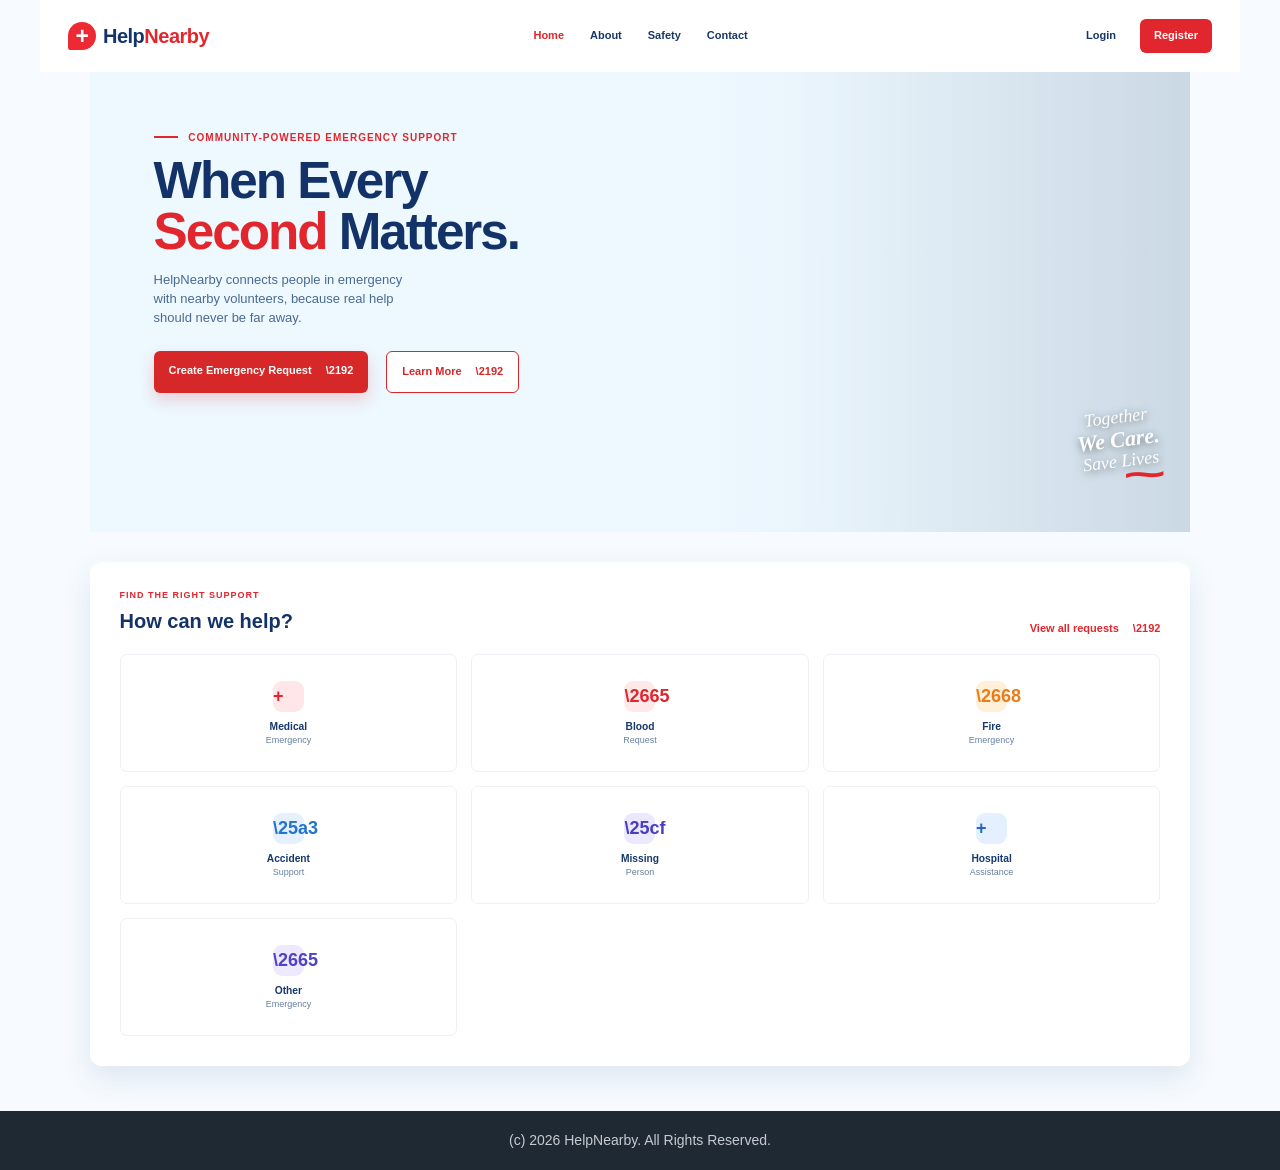
<file: frontent/index.html>
<!DOCTYPE html>
<html lang="en">
<head>
    <meta charset="UTF-8">
    <meta name="viewport" content="width=device-width, initial-scale=1.0">
    <title>HelpNearby - Home</title>
    <link rel="stylesheet" href="index.css">
    <script src="index.js"></script>
</head>

<body class="home-page">

    <header class="header home-header">
        <a class="logo" href="index.html" aria-label="HelpNearby home">
            <span class="logo-mark">+</span>
            <span>Help<span>Nearby</span></span>
        </a>

        <nav class="navbar" aria-label="Main navigation">
            <a class="active" href="index.html">Home</a>
            <a href="about.html">About</a>
            <a href="find-help.html">Safety</a>
            <a href="contact.html">Contact</a>
        </nav>

        <div class="header-buttons">
            <a href="login.html">Login</a>
            <a href="register.html">Register</a>
        </div>
    </header>

    <main>
        <section class="home-hero">
            <div class="hero-copy">
                <p class="eyebrow"><span></span> Community-powered emergency support</p>
                <h1>When Every<br><strong>Second</strong> Matters.</h1>
                <p class="hero-description">
                    HelpNearby connects people in emergency<br class="desktop-break">
                    with nearby volunteers, because real help<br class="desktop-break">
                    should never be far away.
                </p>
                <div class="hero-buttons">
                    <a class="primary-action" href="create-emergency.html">Create Emergency Request <span class="arrow-icon" aria-hidden="true"></span></a>
                    <a class="text-action" href="find-help.html">Learn More <span class="arrow-icon" aria-hidden="true"></span></a>
                </div>
            </div>

            <div class="hero-visual" aria-label="People helping each other">
                <div class="hero-visual-copy">Together<br><strong>We Care.</strong><br>Save Lives</div>
                <span class="pulse-line">~</span>
            </div>
        </section>

        <section class="emergency-panel" aria-labelledby="emergency-title">
            <div class="panel-heading">
                <div>
                    <p class="eyebrow">Find the right support</p>
                    <h2 id="emergency-title">How can we help?</h2>
                </div>
                <a href="find-help.html" class="view-all">View all requests <span class="arrow-icon" aria-hidden="true"></span></a>
            </div>

            <div class="emergency-grid">
                <a class="emergency-card medical" href="create-emergency.html"><span class="emergency-card-icon medical-icon"></span><strong>Medical</strong><small>Emergency</small></a>
                <a class="emergency-card blood" href="create-emergency.html"><span class="emergency-card-icon blood-icon"></span><strong>Blood</strong><small>Request</small></a>
                <a class="emergency-card fire" href="create-emergency.html"><span class="emergency-card-icon fire-icon"></span><strong>Fire</strong><small>Emergency</small></a>
                <a class="emergency-card accident" href="create-emergency.html"><span class="emergency-card-icon accident-icon"></span><strong>Accident</strong><small>Support</small></a>
                <a class="emergency-card missing" href="find-help.html"><span class="emergency-card-icon missing-icon"></span><strong>Missing</strong><small>Person</small></a>
                <a class="emergency-card hospital" href="find-help.html"><span class="emergency-card-icon hospital-icon"></span><strong>Hospital</strong><small>Assistance</small></a>
                <a class="emergency-card other" href="create-emergency.html"><span class="emergency-card-icon other-icon"></span><strong>Other</strong><small>Emergency</small></a>
            </div>
        </section>
    </main>

    <footer class="footer home-footer">
        <p>(c) 2026 HelpNearby. All Rights Reserved.</p>
    </footer>

</body>
</html>
</file>
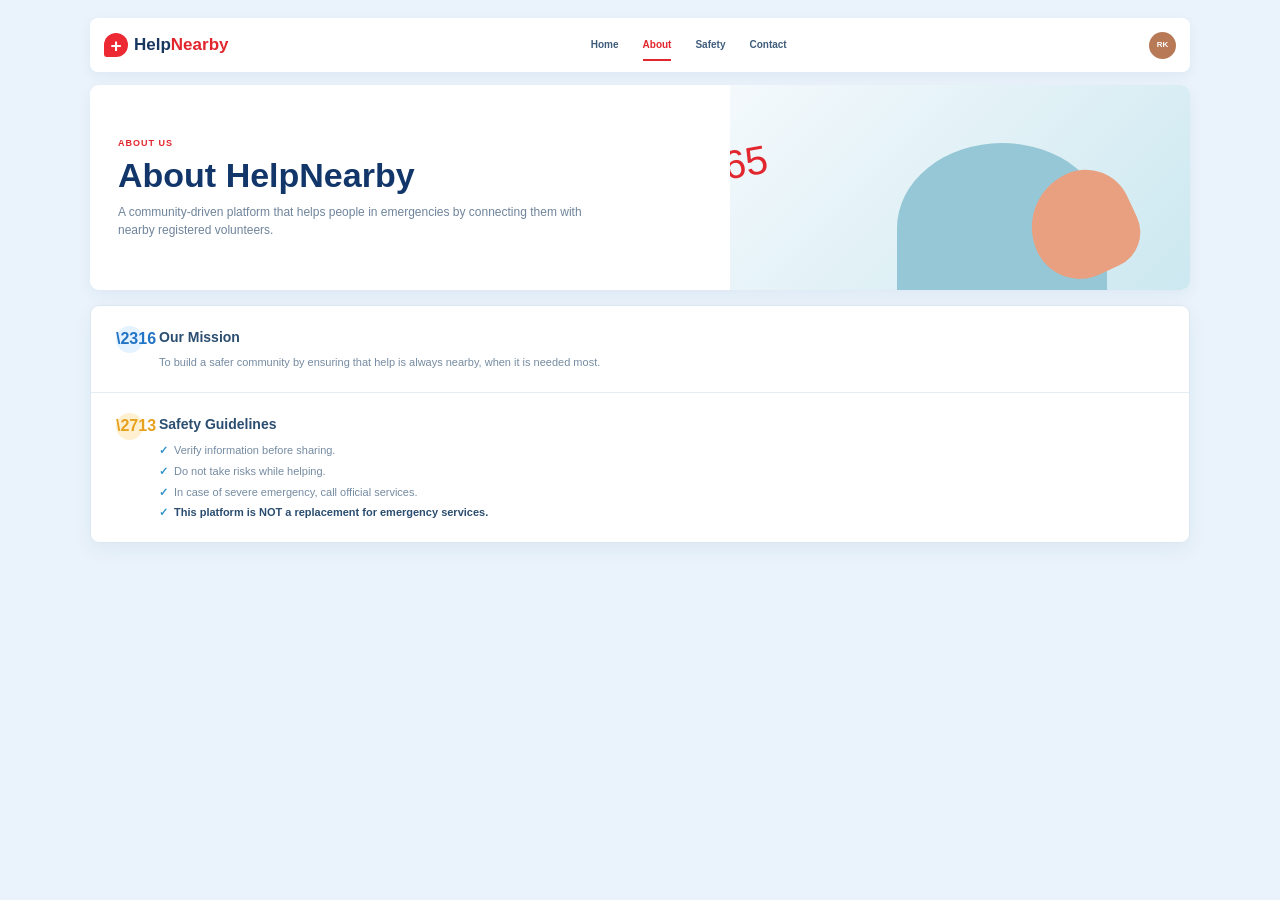
<file: frontent/about.html>
<!DOCTYPE html>
<html lang="en">
<head>
    <meta charset="UTF-8">
    <meta name="viewport" content="width=device-width, initial-scale=1.0">
    <title>About HelpNearby - Safety</title>
    <link rel="stylesheet" href="index.css">
</head>

<body class="safety-page">
    <main class="safety-shell">
        <header class="safety-header">
            <a class="safety-brand" href="index.html">
                <span class="safety-brand-mark">+</span>
                <span>Help<span>Nearby</span></span>
            </a>
            <nav class="safety-nav" aria-label="Main navigation">
                <a href="index.html">Home</a>
                <a class="active" href="about.html">About</a>
                <a href="find-help.html">Safety</a>
                <a href="contact.html">Contact</a>
            </nav>
            <a class="safety-user" href="login.html" aria-label="Open account">RK</a>
        </header>

        <section class="safety-hero">
            <div class="safety-hero-copy">
                <p class="safety-eyebrow">About us</p>
                <h1>About HelpNearby</h1>
                <p>A community-driven platform that helps people in emergencies by connecting them with nearby registered volunteers.</p>
            </div>
            <div class="safety-hero-art" aria-label="Volunteer helping a person with a heart symbol">
                <div class="hero-art-person"></div>
                <div class="hero-art-hand"></div>
                <div class="hero-art-heart"></div>
            </div>
        </section>

        <section class="safety-panels">
            <article class="safety-panel mission-panel">
                <span class="safety-panel-icon mission-icon"></span>
                <div>
                    <h2>Our Mission</h2>
                    <p>To build a safer community by ensuring that help is always nearby, when it is needed most.</p>
                </div>
            </article>

            <article class="safety-panel guidelines-panel">
                <span class="safety-panel-icon guidelines-icon"></span>
                <div>
                    <h2>Safety Guidelines</h2>
                    <ul>
                        <li>Verify information before sharing.</li>
                        <li>Do not take risks while helping.</li>
                        <li>In case of severe emergency, call official services.</li>
                        <li>This platform is NOT a replacement for emergency services.</li>
                    </ul>
                </div>
            </article>
        </section>
    </main>
</body>
</html>
</file>
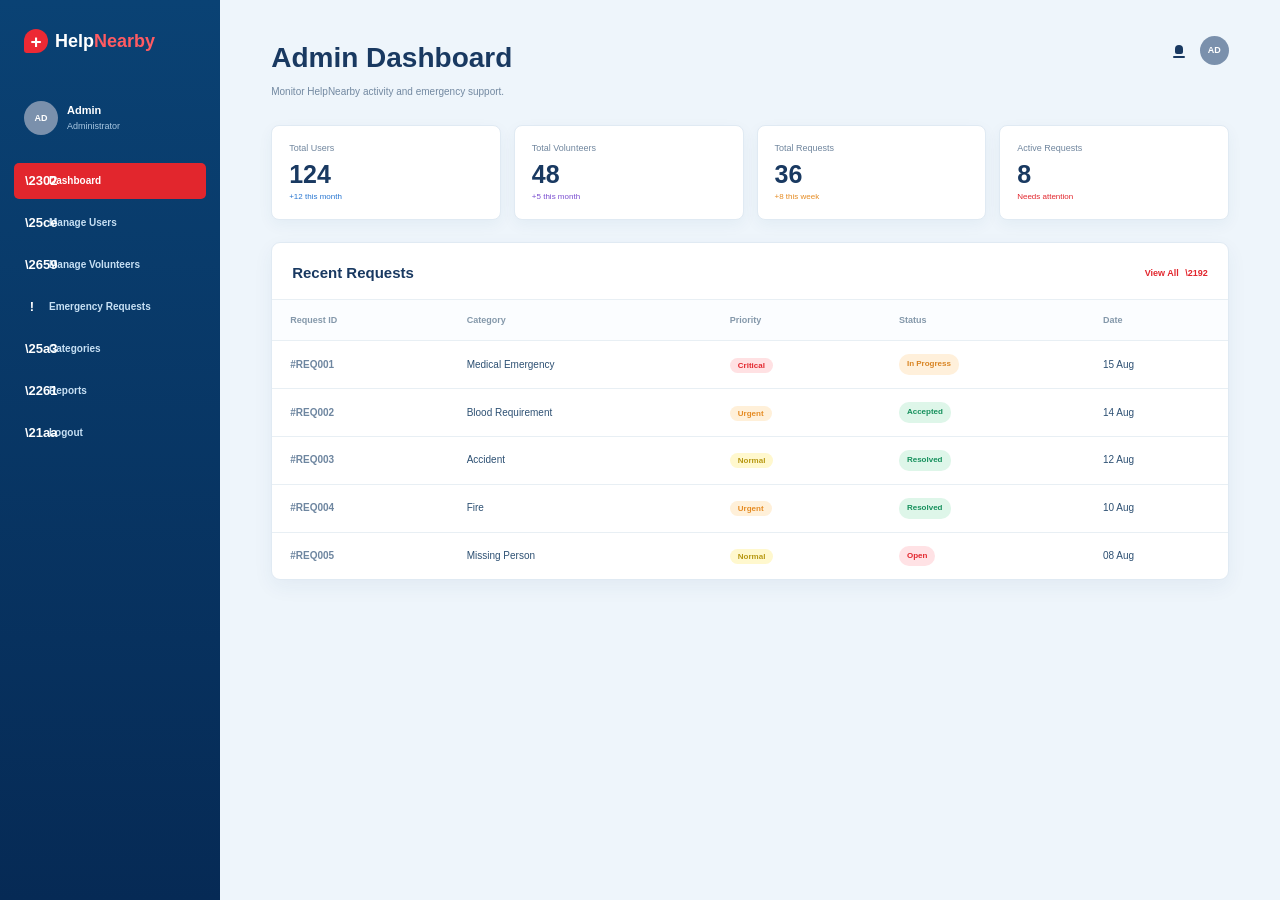
<file: frontent/admin-dashboard.html>
<!DOCTYPE html>
<html lang="en">
<head>
    <meta charset="UTF-8">
    <meta name="viewport" content="width=device-width, initial-scale=1.0">
    <title>Admin Dashboard - HelpNearby</title>
    <link rel="stylesheet" href="index.css">
</head>

<body class="dashboard-page admin-dashboard-page">
    <main class="dashboard-shell">
        <aside class="dashboard-sidebar">
            <a class="dashboard-brand" href="index.html">
                <span class="dashboard-brand-mark">+</span>
                <span>Help<span>Nearby</span></span>
            </a>

            <div class="dashboard-profile">
                <div class="profile-avatar admin-profile-avatar">AD</div>
                <div>
                    <strong>Admin</strong>
                    <small>Administrator</small>
                </div>
            </div>

            <nav class="dashboard-nav" aria-label="Admin dashboard navigation">
                <a class="active" href="admin-dashboard.html"><span class="nav-icon dashboard-icon"></span> Dashboard</a>
                <a href="find-help.html"><span class="nav-icon users-icon"></span> Manage Users</a>
                <a href="volunteer-dashboard.html"><span class="nav-icon volunteer-icon"></span> Manage Volunteers</a>
                <a href="emergency-requests.html"><span class="nav-icon alert-icon"></span> Emergency Requests</a>
                <a href="about.html"><span class="nav-icon categories-icon"></span> Categories</a>
                <a href="contact.html"><span class="nav-icon reports-icon"></span> Reports</a>
                <a href="index.html"><span class="nav-icon logout-icon"></span> Logout</a>
            </nav>
        </aside>

        <section class="dashboard-content admin-content">
            <header class="dashboard-topbar admin-topbar">
                <div>
                    <p class="dashboard-kicker">Admin Dashboard</p>
                    <p class="dashboard-subtitle">Monitor HelpNearby activity and emergency support.</p>
                </div>
                <div class="dashboard-actions">
                    <button class="notification-button" aria-label="Notifications"></button>
                    <div class="small-avatar admin-small-avatar">AD</div>
                </div>
            </header>

            <section class="admin-stats" aria-label="Platform summary">
                <article class="admin-stat"><small>Total Users</small><strong>124</strong><span class="admin-stat-blue">+12 this month</span></article>
                <article class="admin-stat"><small>Total Volunteers</small><strong>48</strong><span class="admin-stat-violet">+5 this month</span></article>
                <article class="admin-stat"><small>Total Requests</small><strong>36</strong><span class="admin-stat-orange">+8 this week</span></article>
                <article class="admin-stat"><small>Active Requests</small><strong>8</strong><span class="admin-stat-red">Needs attention</span></article>
            </section>

            <section class="admin-table-panel">
                <div class="dashboard-section-heading admin-table-heading">
                    <h2>Recent Requests</h2>
                    <a href="request-help.html">View All <span class="arrow-icon" aria-hidden="true"></span></a>
                </div>

                <div class="admin-table-wrap">
                    <table class="admin-request-table">
                        <thead>
                            <tr><th>Request ID</th><th>Category</th><th>Priority</th><th>Status</th><th>Date</th></tr>
                        </thead>
                        <tbody>
                            <tr><td>#REQ001</td><td>Medical Emergency</td><td><span class="priority-badge critical-badge">Critical</span></td><td><span class="admin-status progress">In Progress</span></td><td>15 Aug</td></tr>
                            <tr><td>#REQ002</td><td>Blood Requirement</td><td><span class="priority-badge urgent-badge">Urgent</span></td><td><span class="admin-status accepted">Accepted</span></td><td>14 Aug</td></tr>
                            <tr><td>#REQ003</td><td>Accident</td><td><span class="priority-badge normal-badge">Normal</span></td><td><span class="admin-status resolved">Resolved</span></td><td>12 Aug</td></tr>
                            <tr><td>#REQ004</td><td>Fire</td><td><span class="priority-badge urgent-badge">Urgent</span></td><td><span class="admin-status resolved">Resolved</span></td><td>10 Aug</td></tr>
                            <tr><td>#REQ005</td><td>Missing Person</td><td><span class="priority-badge normal-badge">Normal</span></td><td><span class="admin-status open">Open</span></td><td>08 Aug</td></tr>
                        </tbody>
                    </table>
                </div>
            </section>
        </section>
    </main>
</body>
</html>
</file>
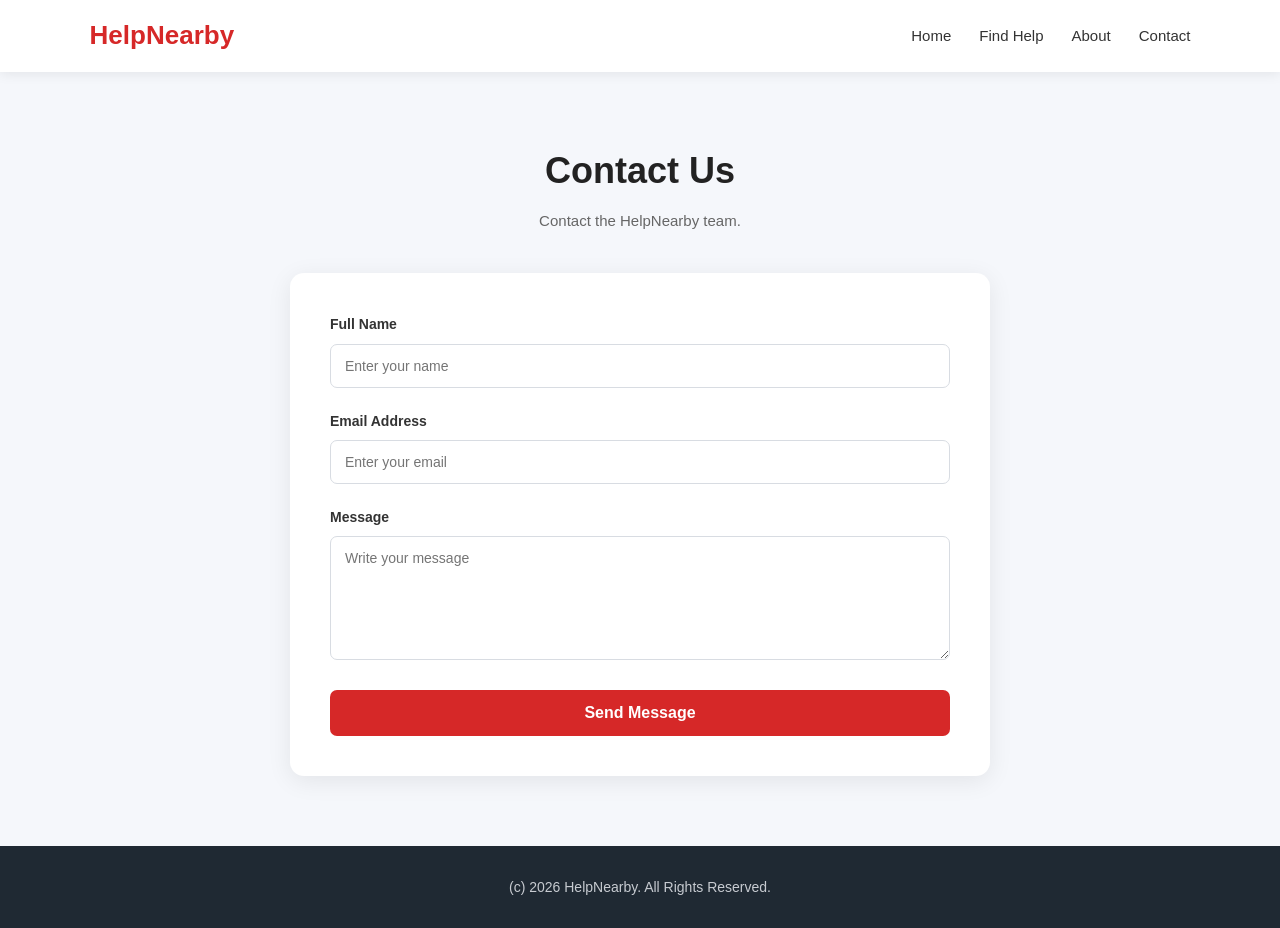
<file: frontent/contact.html>
<!DOCTYPE html>
<html lang="en">
<head>
    <meta charset="UTF-8">
    <meta name="viewport" content="width=device-width, initial-scale=1.0">

    <title>Contact - HelpNearby</title>

    <link rel="stylesheet" href="index.css">
</head>

<body>

    <header class="header">

        <div class="logo">
            HelpNearby
        </div>

        <nav class="navbar">
            <a href="index.html">Home</a>
            <a href="find-help.html">Find Help</a>
            <a href="about.html">About</a>
            <a href="contact.html">Contact</a>
        </nav>

    </header>


    <main class="contact-section">

        <div class="page-heading">

            <h1>Contact Us</h1>

            <p>
                Contact the HelpNearby team.
            </p>

        </div>


        <form class="contact-form">

            <div class="form-group">

                <label for="name">
                    Full Name
                </label>

                <input
                    type="text"
                    id="name"
                    placeholder="Enter your name"
                    required
                >

            </div>


            <div class="form-group">

                <label for="email">
                    Email Address
                </label>

                <input
                    type="email"
                    id="email"
                    placeholder="Enter your email"
                    required
                >

            </div>


            <div class="form-group">

                <label for="message">
                    Message
                </label>

                <textarea
                    id="message"
                    rows="6"
                    placeholder="Write your message"
                    required
                ></textarea>

            </div>


            <button type="submit">
                Send Message
            </button>

        </form>

    </main>


    <footer class="footer">

        <p>
            (c) 2026 HelpNearby. All Rights Reserved.
        </p>

    </footer>

</body>
</html>
</file>
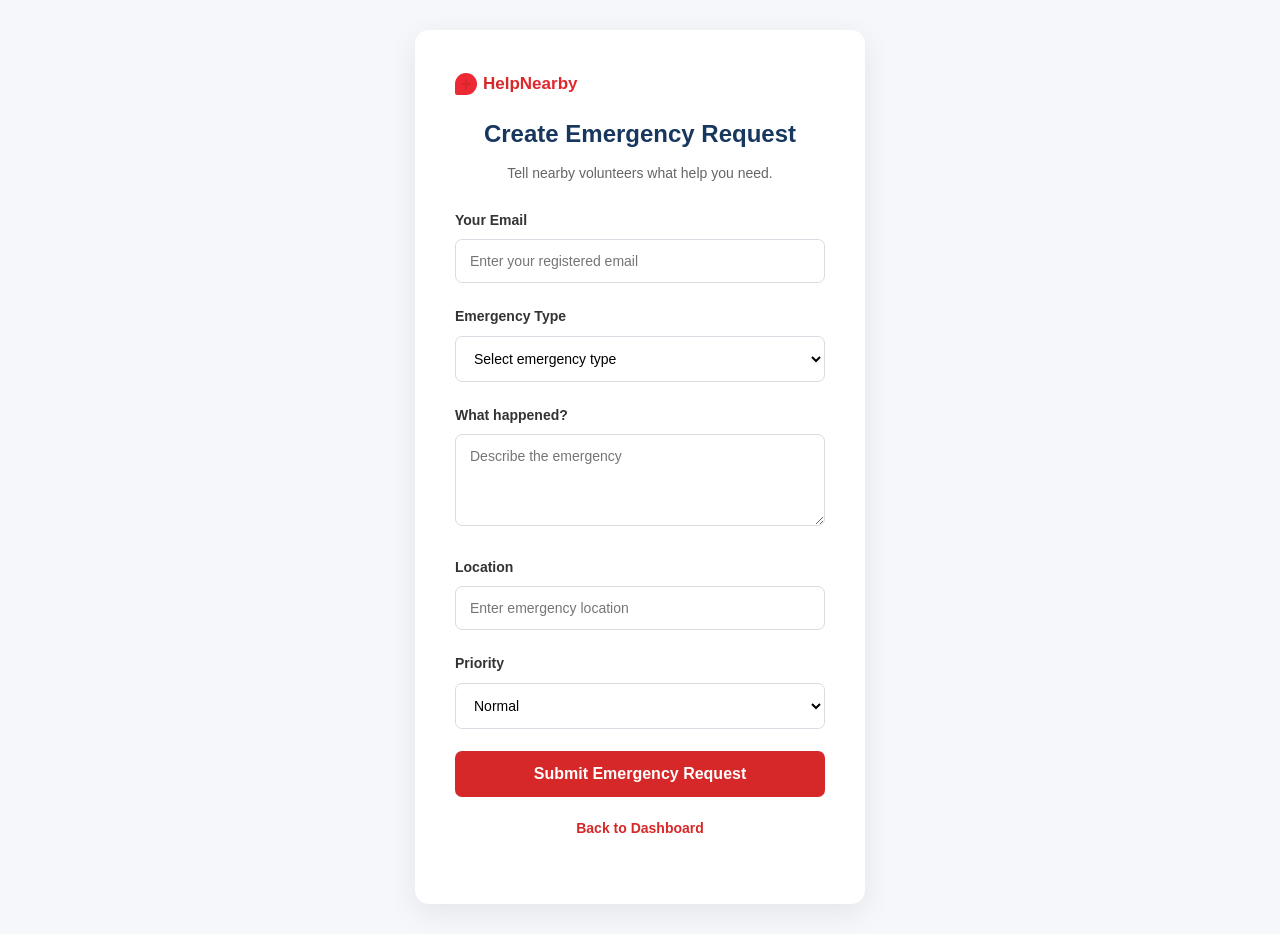
<file: frontent/create-emergency.html>
<!DOCTYPE html>
<html lang="en">
<head>
    <meta charset="UTF-8">
    <meta name="viewport" content="width=device-width, initial-scale=1.0">
    <title>Create Emergency Request - HelpNearby</title>
    <link rel="stylesheet" href="index.css">
    <script src="index.js" defer></script>
</head>
<body class="emergency-request-page">
    <main class="auth-section">
        <section class="auth-container">
            <a class="register-brand" href="dashboard.html">
                <span class="login-brand-mark">+</span>
                <span>Help<span>Nearby</span></span>
            </a>
            <h1>Create Emergency Request</h1>
            <p>Tell nearby volunteers what help you need.</p>

            <form class="create-emergency-form">
                <div class="form-group">
                    <label for="requesterEmail">Your Email</label>
                    <input type="email" id="requesterEmail" placeholder="Enter your registered email" required>
                </div>
                <div class="form-group">
                    <label for="category">Emergency Type</label>
                    <select id="category" required>
                        <option value="">Select emergency type</option>
                        <option value="Medical Emergency">Medical Emergency</option>
                        <option value="Accident">Accident</option>
                        <option value="Blood Requirement">Blood Requirement</option>
                        <option value="Fire Emergency">Fire Emergency</option>
                        <option value="Missing Person">Missing Person</option>
                        <option value="Other">Other</option>
                    </select>
                </div>
                <div class="form-group">
                    <label for="description">What happened?</label>
                    <textarea id="description" rows="4" placeholder="Describe the emergency" required></textarea>
                </div>
                <div class="form-group">
                    <label for="location">Location</label>
                    <input type="text" id="location" placeholder="Enter emergency location" required>
                </div>
                <div class="form-group">
                    <label for="priority">Priority</label>
                    <select id="priority" required>
                        <option value="NORMAL">Normal</option>
                        <option value="URGENT">Urgent</option>
                        <option value="CRITICAL">Critical</option>
                    </select>
                </div>
                <button type="submit">Submit Emergency Request</button>
            </form>
            <p><a href="dashboard.html">Back to Dashboard</a></p>
        </section>
    </main>
</body>
</html>
</file>
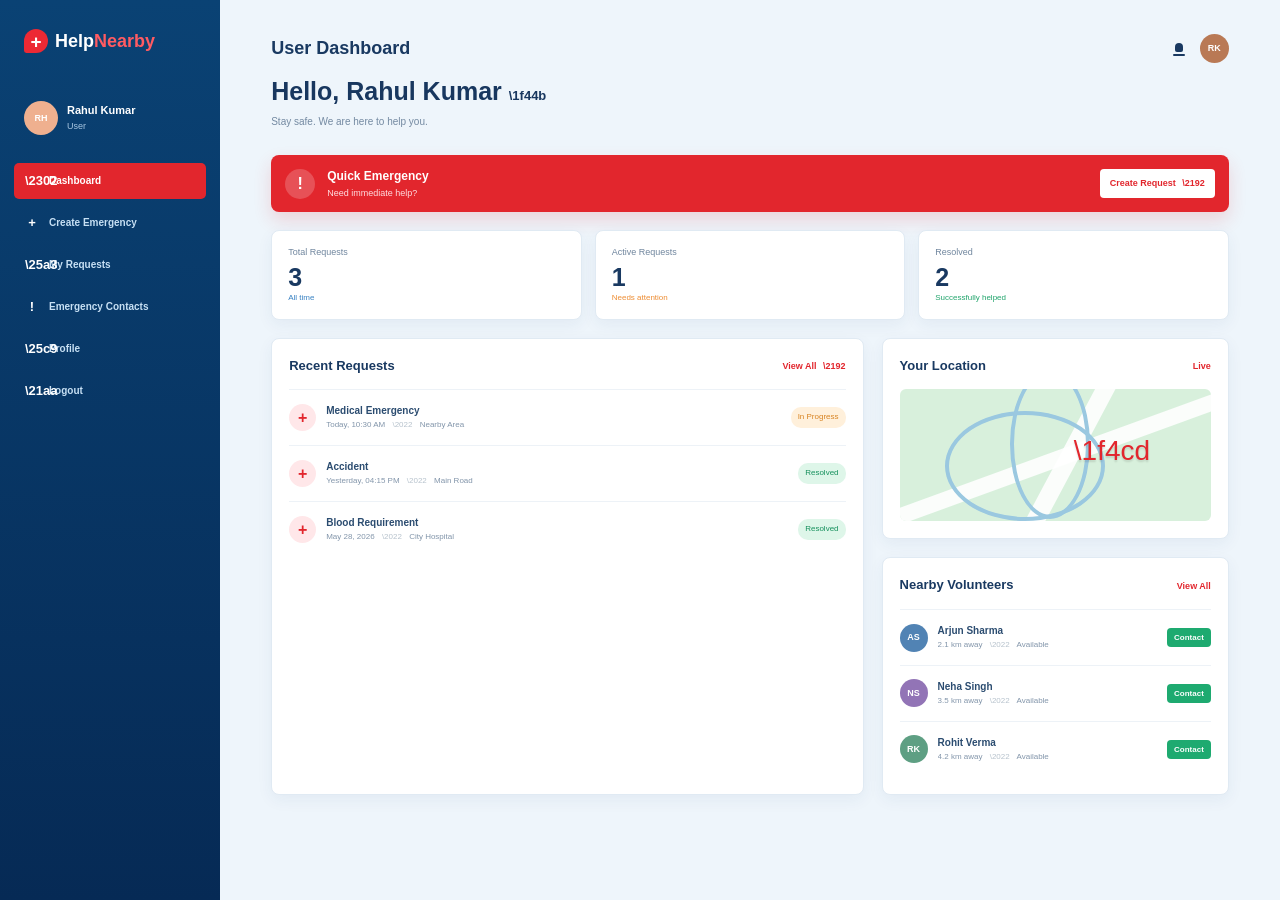
<file: frontent/dashboard.html>
<!DOCTYPE html>
<html lang="en">
<head>
    <meta charset="UTF-8">
    <meta name="viewport" content="width=device-width, initial-scale=1.0">
    <title>User Dashboard - HelpNearby</title>
    <link rel="stylesheet" href="index.css">
</head>

<body class="dashboard-page">
    <main class="dashboard-shell">
        <aside class="dashboard-sidebar">
            <a class="dashboard-brand" href="index.html">
                <span class="dashboard-brand-mark">+</span>
                <span>Help<span>Nearby</span></span>
            </a>

            <div class="dashboard-profile">
                <div class="profile-avatar">RH</div>
                <div>
                    <strong>Rahul Kumar</strong>
                    <small>User</small>
                </div>
            </div>

            <nav class="dashboard-nav" aria-label="Dashboard navigation">
                <a class="active" href="dashboard.html"><span class="nav-icon dashboard-icon"></span> Dashboard</a>
                <a href="create-emergency.html"><span class="nav-icon add-icon"></span> Create Emergency</a>
                <a href="find-help.html"><span class="nav-icon requests-icon"></span> My Requests</a>
                <a href="emergency-requests.html"><span class="nav-icon alert-icon"></span> Emergency Contacts</a>
                <a href="about.html"><span class="nav-icon profile-icon"></span> Profile</a>
                <a href="index.html"><span class="nav-icon logout-icon"></span> Logout</a>
            </nav>
        </aside>

        <section class="dashboard-content">
            <header class="dashboard-topbar">
                <div>
                    <p class="dashboard-kicker">User Dashboard</p>
                    <h1>Hello, Rahul Kumar <span class="greeting-icon" aria-hidden="true"></span></h1>
                    <p class="dashboard-subtitle">Stay safe. We are here to help you.</p>
                </div>
                <div class="dashboard-actions">
                    <button class="notification-button" aria-label="Notifications"></button>
                    <div class="small-avatar">RK</div>
                </div>
            </header>

            <section class="quick-emergency" aria-label="Quick emergency request">
                <div class="quick-icon">!</div>
                <div>
                    <strong>Quick Emergency</strong>
                    <small>Need immediate help?</small>
                </div>
                <a href="create-emergency.html">Create Request <span class="arrow-icon" aria-hidden="true"></span></a>
            </section>

            <section class="dashboard-stats" aria-label="Request summary">
                <article class="dashboard-stat"><small>Total Requests</small><strong>3</strong><span class="stat-blue">All time</span></article>
                <article class="dashboard-stat"><small>Active Requests</small><strong>1</strong><span class="stat-orange">Needs attention</span></article>
                <article class="dashboard-stat"><small>Resolved</small><strong>2</strong><span class="stat-green">Successfully helped</span></article>
            </section>

            <div class="dashboard-grid">
                <section class="recent-requests">
                    <div class="dashboard-section-heading">
                        <h2>Recent Requests</h2>
                        <a href="find-help.html">View All <span class="arrow-icon" aria-hidden="true"></span></a>
                    </div>

                    <article class="request-row">
                        <span class="request-marker">+</span>
                        <div><strong>Medical Emergency</strong><small>Today, 10:30 AM <span class="separator-icon"></span> Nearby Area</small></div>
                        <span class="request-status progress">In Progress</span>
                    </article>
                    <article class="request-row">
                        <span class="request-marker">+</span>
                        <div><strong>Accident</strong><small>Yesterday, 04:15 PM <span class="separator-icon"></span> Main Road</small></div>
                        <span class="request-status resolved">Resolved</span>
                    </article>
                    <article class="request-row">
                        <span class="request-marker">+</span>
                        <div><strong>Blood Requirement</strong><small>May 28, 2026 <span class="separator-icon"></span> City Hospital</small></div>
                        <span class="request-status resolved">Resolved</span>
                    </article>
                </section>

                <aside class="dashboard-right-column">
                    <section class="map-card">
                        <div class="dashboard-section-heading"><h2>Your Location</h2><span>Live</span></div>
                        <div class="map-preview" aria-label="Map showing your location"><span class="map-road road-one"></span><span class="map-road road-two"></span><span class="map-pin"></span></div>
                    </section>

                    <section class="volunteer-card">
                        <div class="dashboard-section-heading"><h2>Nearby Volunteers</h2><a href="find-help.html">View All</a></div>
                        <div class="volunteer-row"><span class="volunteer-avatar">AS</span><div><strong>Arjun Sharma</strong><small>2.1 km away <span class="separator-icon"></span> Available</small></div><button>Contact</button></div>
                        <div class="volunteer-row"><span class="volunteer-avatar violet">NS</span><div><strong>Neha Singh</strong><small>3.5 km away <span class="separator-icon"></span> Available</small></div><button>Contact</button></div>
                        <div class="volunteer-row"><span class="volunteer-avatar green">RK</span><div><strong>Rohit Verma</strong><small>4.2 km away <span class="separator-icon"></span> Available</small></div><button>Contact</button></div>
                    </section>
                </aside>
            </div>
        </section>
    </main>
</body>
</html>
</file>
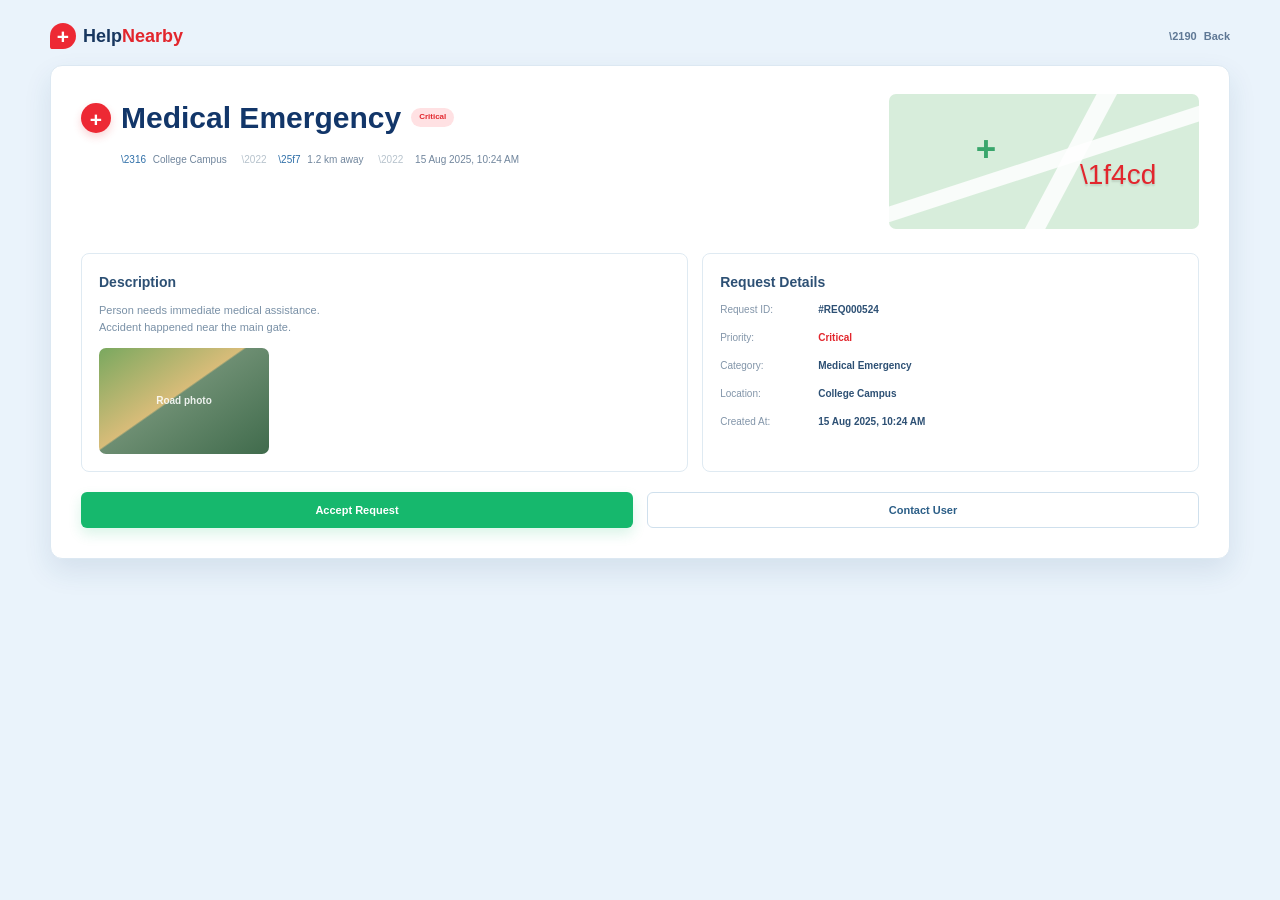
<file: frontent/emergency-requests.html>
<!DOCTYPE html>
<html lang="en">
<head>
    <meta charset="UTF-8">
    <meta name="viewport" content="width=device-width, initial-scale=1.0">
    <title>Emergency Request Details - HelpNearby</title>
    <link rel="stylesheet" href="index.css">
</head>

<body class="emergency-request-page emergency-detail-page">
    <main class="emergency-request-shell">
        <header class="emergency-request-header">
            <a class="emergency-brand" href="index.html">
                <span class="emergency-brand-mark">+</span>
                <span>Help<span>Nearby</span></span>
            </a>
            <a class="back-link" href="find-help.html"><span class="back-icon" aria-hidden="true"></span> Back</a>
        </header>

        <section class="emergency-detail-card">
            <div class="detail-heading-row">
                <div>
                    <div class="detail-title-line"><span class="detail-category-icon">+</span><h1>Medical Emergency</h1><span class="priority-badge critical-badge">Critical</span></div>
                    <p class="detail-meta"><span class="location-icon"></span> College Campus <span class="separator-icon"></span> <span class="time-icon"></span> 1.2 km away <span class="separator-icon"></span> 15 Aug 2025, 10:24 AM</p>
                </div>
                <div class="detail-map-mini" aria-label="Map showing request location"><span class="map-cross"></span><span class="map-request-pin"></span></div>
            </div>

            <div class="detail-main-grid">
                <section class="detail-description-panel">
                    <h2>Description</h2>
                    <p>Person needs immediate medical assistance.<br>Accident happened near the main gate.</p>
                    <div class="detail-photo" aria-label="Emergency location photo"><span>Road photo</span></div>
                </section>

                <section class="request-info-panel">
                    <h2>Request Details</h2>
                    <dl>
                        <div><dt>Request ID:</dt><dd>#REQ000524</dd></div>
                        <div><dt>Priority:</dt><dd class="detail-critical">Critical</dd></div>
                        <div><dt>Category:</dt><dd>Medical Emergency</dd></div>
                        <div><dt>Location:</dt><dd>College Campus</dd></div>
                        <div><dt>Created At:</dt><dd>15 Aug 2025, 10:24 AM</dd></div>
                    </dl>
                </section>
            </div>

            <div class="detail-actions">
                <button class="accept-request-action" type="button">Accept Request</button>
                <button class="contact-user-action" type="button">Contact User</button>
            </div>
        </section>
    </main>
</body>
</html>
</file>
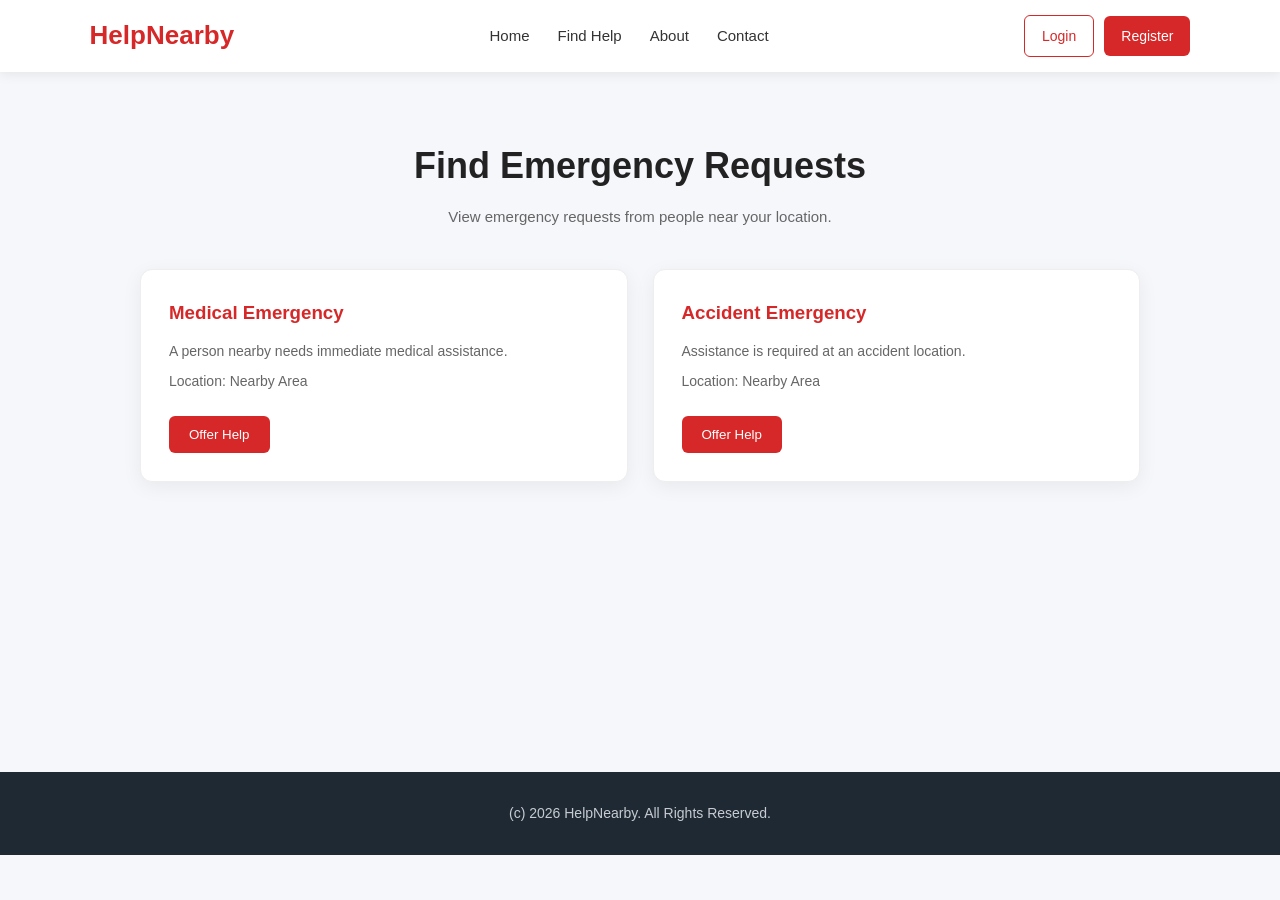
<file: frontent/find-help.html>
<!DOCTYPE html>
<html lang="en">
<head>
    <meta charset="UTF-8">
    <meta name="viewport" content="width=device-width, initial-scale=1.0">

    <title>Find Help - HelpNearby</title>

    <link rel="stylesheet" href="index.css">
</head>

<body>

    <header class="header">

        <div class="logo">
            HelpNearby
        </div>

        <nav class="navbar">
            <a href="index.html">Home</a>
            <a href="find-help.html">Find Help</a>
            <a href="about.html">About</a>
            <a href="contact.html">Contact</a>
        </nav>

        <div class="header-buttons">
            <a href="login.html">Login</a>
            <a href="register.html">Register</a>
        </div>

    </header>


    <main class="find-help-section">

        <div class="page-heading">

            <h1>Find Emergency Requests</h1>

            <p>
                View emergency requests from people near your location.
            </p>

        </div>


        <section class="request-list">

            <div class="request-card">

                <h3>Medical Emergency</h3>

                <p>
                    A person nearby needs immediate medical assistance.
                </p>

                <p>
                    Location: Nearby Area
                </p>

                <button>
                    Offer Help
                </button>

            </div>


            <div class="request-card">

                <h3>Accident Emergency</h3>

                <p>
                    Assistance is required at an accident location.
                </p>

                <p>
                    Location: Nearby Area
                </p>

                <button>
                    Offer Help
                </button>

            </div>

        </section>

    </main>


    <footer class="footer">

        <p>
            (c) 2026 HelpNearby. All Rights Reserved.
        </p>

    </footer>

</body>
</html>
</file>
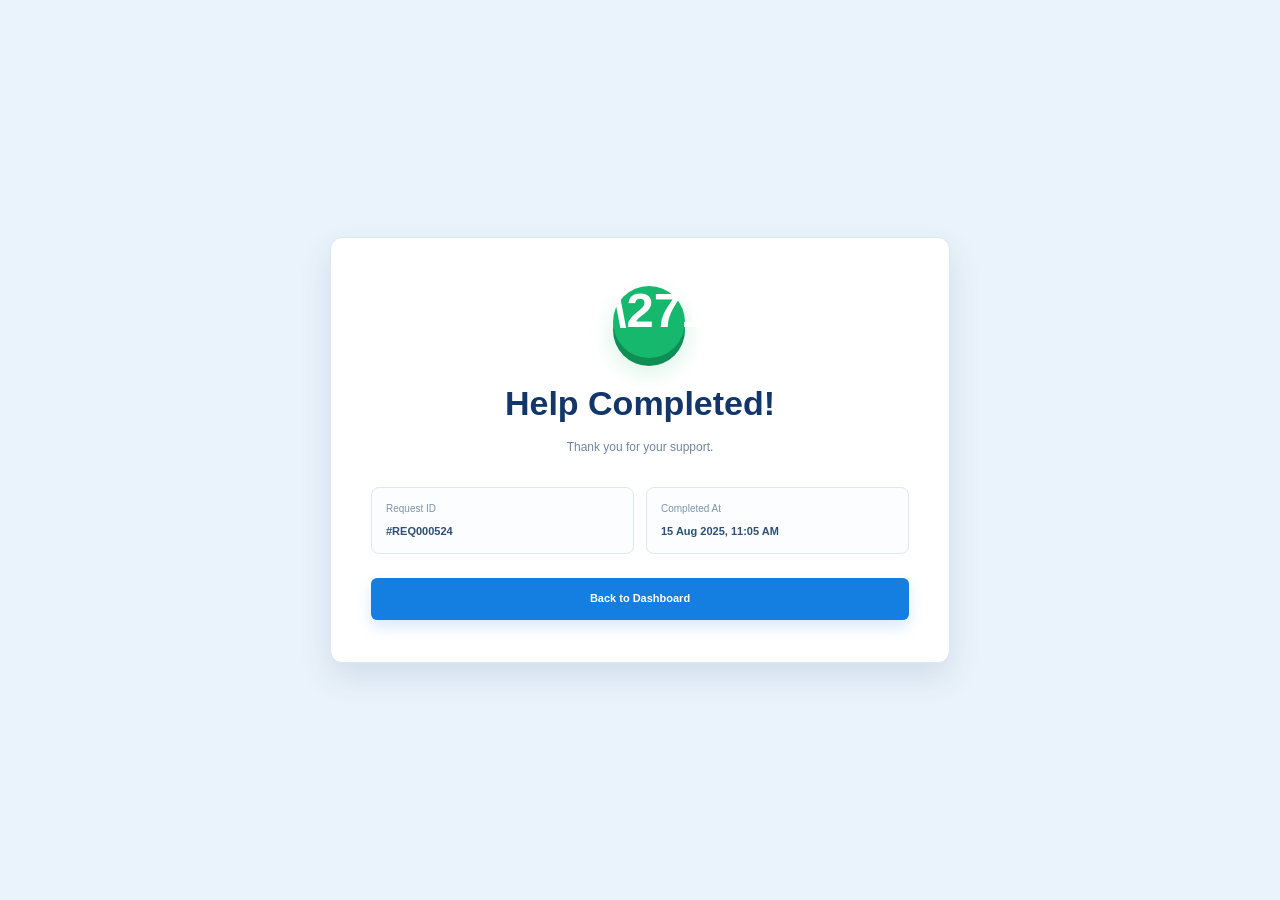
<file: frontent/help-completed.html>
<!DOCTYPE html>
<html lang="en">
<head>
    <meta charset="UTF-8">
    <meta name="viewport" content="width=device-width, initial-scale=1.0">
    <title>Help Completed - HelpNearby</title>
    <link rel="stylesheet" href="index.css">
</head>

<body class="completed-page">
    <main class="completed-shell">
        <section class="completed-card">
            <div class="completed-confetti confetti-one"></div>
            <div class="completed-confetti confetti-two"></div>
            <div class="completed-confetti confetti-three"></div>
            <div class="completed-confetti confetti-four"></div>

            <div class="completed-check" aria-hidden="true"></div>
            <h1>Help Completed!</h1>
            <p>Thank you for your support.</p>

            <div class="completed-details">
                <div class="completed-detail-item">
                    <small>Request ID</small>
                    <strong>#REQ000524</strong>
                </div>
                <div class="completed-detail-item">
                    <small>Completed At</small>
                    <strong>15 Aug 2025, 11:05 AM</strong>
                </div>
            </div>

            <a class="completed-dashboard-button" href="volunteer-dashboard.html">Back to Dashboard</a>
        </section>
    </main>
</body>
</html>
</file>
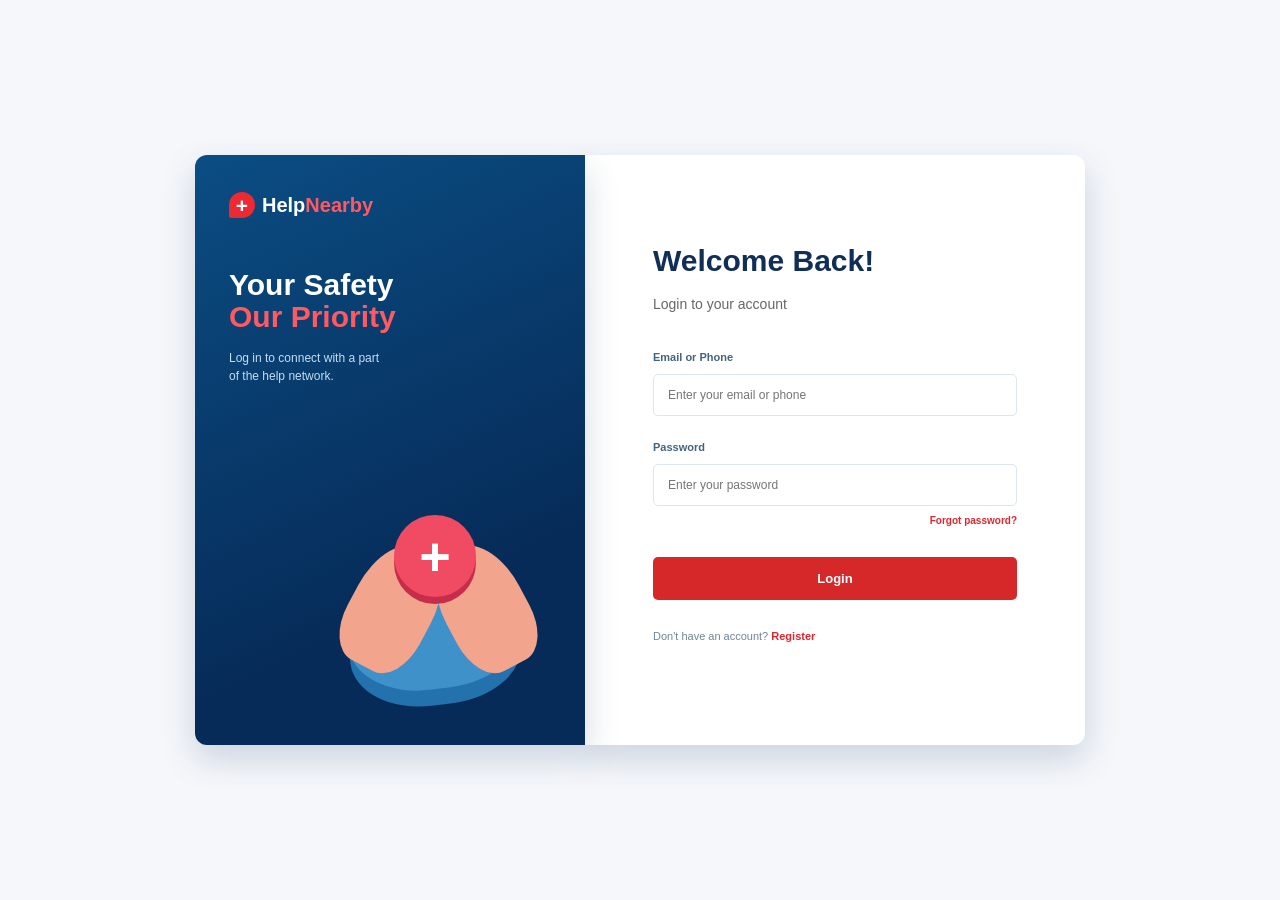
<file: frontent/login.html>
<!DOCTYPE html>
<html lang="en">
<head>
    <meta charset="UTF-8">
    <meta name="viewport" content="width=device-width, initial-scale=1.0">

    <title>Login - HelpNearby</title>

    <link rel="stylesheet" href="index.css">
    <script src="index.js" defer></script>
</head>

<body class="login-page">

    <main class="auth-section login-auth">

        <section class="login-visual" aria-label="HelpNearby safety message">
            <a class="login-brand" href="index.html">
                <span class="login-brand-mark">+</span>
                <span>Help<span>Nearby</span></span>
            </a>
            <div class="login-visual-copy">
                <h2>Your Safety<br><strong>Our Priority</strong></h2>
                <p>Log in to connect with a part<br>of the help network.</p>
            </div>
            <div class="safety-art" aria-hidden="true">
                <div class="safety-hand safety-hand-left"></div>
                <div class="safety-hand safety-hand-right"></div>
                <div class="safety-heart">+</div>
            </div>
        </section>

        <section class="auth-container login-container">

            <h1>Welcome Back!</h1>

            <p>
                Login to your account
            </p>


            <form>

                <div class="form-group">

                    <label for="email">
                        Email or Phone
                    </label>

                    <input
                        type="text"
                        id="identifier"
                        placeholder="Enter your email or phone"
                        required
                    >

                </div>


                <div class="form-group">

                    <label for="password">
                        Password
                    </label>

                    <input
                        type="password"
                        id="password"
                        placeholder="Enter your password"
                        required
                    >

                    <a class="forgot-password" href="#">Forgot password?</a>

                </div>


                <button type="submit">
                    Login
                </button>

            </form>


            <p>
                Don't have an account? <a href="register.html">Register</a>
            </p>

        </section>

    </main>

</body>
</html>
</file>
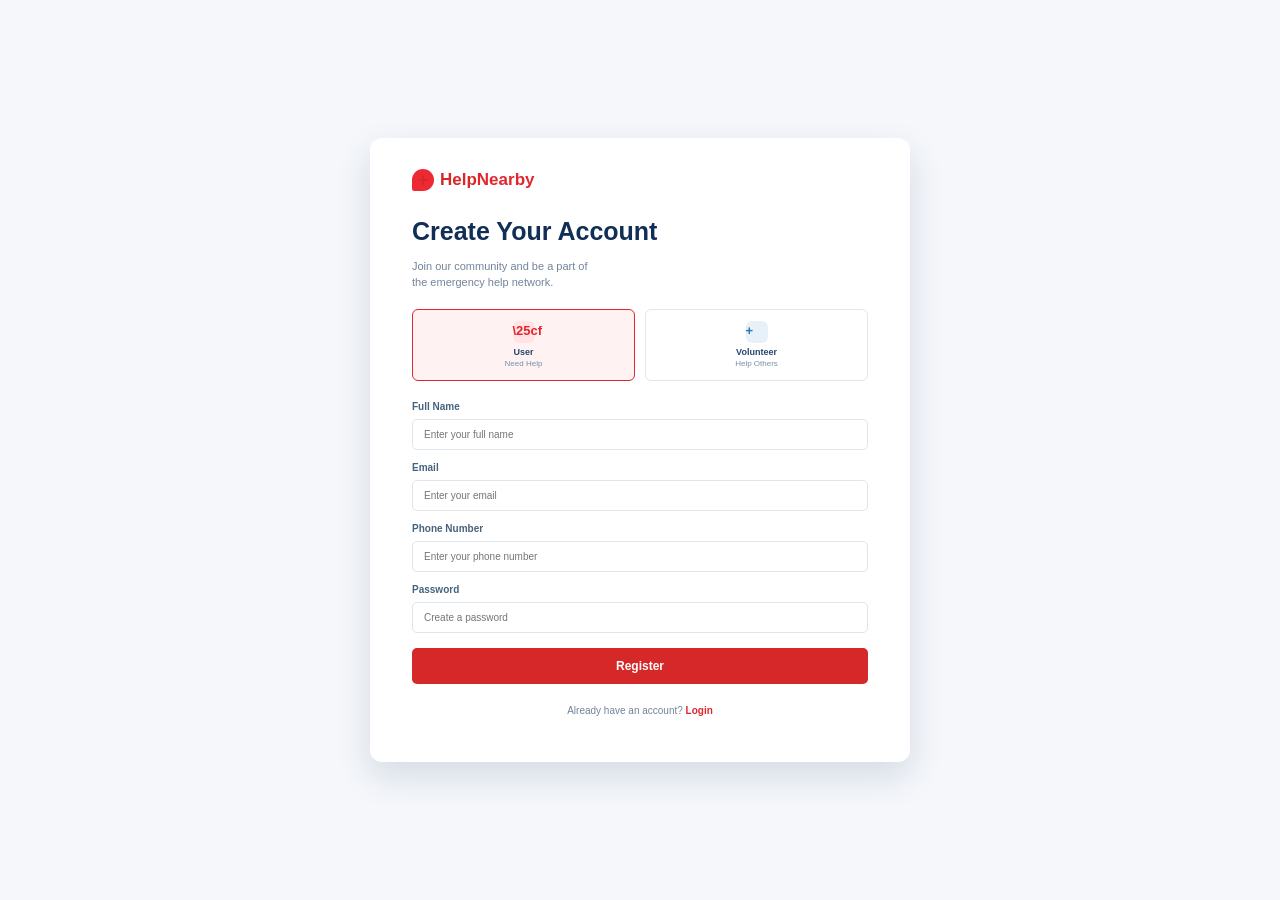
<file: frontent/register.html>
<!DOCTYPE html>
<html lang="en">
<head>
    <meta charset="UTF-8">
    <meta name="viewport" content="width=device-width, initial-scale=1.0">

    <title>Register - HelpNearby</title>

    <link rel="stylesheet" href="index.css">
    <script src="index.js" defer></script>
</head>

<body class="register-page">

    <main class="auth-section register-auth">

        <div class="auth-container register-container">

            <a class="register-brand" href="index.html">
                <span class="login-brand-mark">+</span>
                <span>Help<span>Nearby</span></span>
            </a>

            <h1>Create Your Account</h1>

            <p>
                Join our community and be a part of<br>the emergency help network.
            </p>

            <div class="role-options" aria-label="Choose account type">
                <label class="role-option active">
                    <input type="radio" name="role" value="user" checked>
                    <span class="role-icon user-role-icon"></span>
                    <strong>User</strong>
                    <small>Need Help</small>
                </label>
                <label class="role-option">
                    <input type="radio" name="role" value="volunteer">
                    <span class="role-icon volunteer-role-icon"></span>
                    <strong>Volunteer</strong>
                    <small>Help Others</small>
                </label>
            </div>


            <form>

                <div class="form-group">

                    <label for="name">
                        Full Name
                    </label>

                    <input
                        type="text"
                        id="name"
                        placeholder="Enter your full name"
                        required
                    >

                </div>


                <div class="form-group">

                    <label for="email">
                        Email
                    </label>

                    <input
                        type="email"
                        id="email"
                        placeholder="Enter your email"
                        required
                    >

                </div>


                <div class="form-group">

                    <label for="phone">
                        Phone Number
                    </label>

                    <input
                        type="tel"
                        id="phone"
                        placeholder="Enter your phone number"
                        required
                    >

                </div>


                <div class="form-group">

                    <label for="password">
                        Password
                    </label>

                    <input
                        type="password"
                        id="password"
                        placeholder="Create a password"
                        required
                    >

                </div>


                <button type="submit">
                    Register
                </button>

            </form>


            <p>
                Already have an account? <a href="login.html">Login</a>
            </p>

        </div>

    </main>

</body>
</html>
</file>
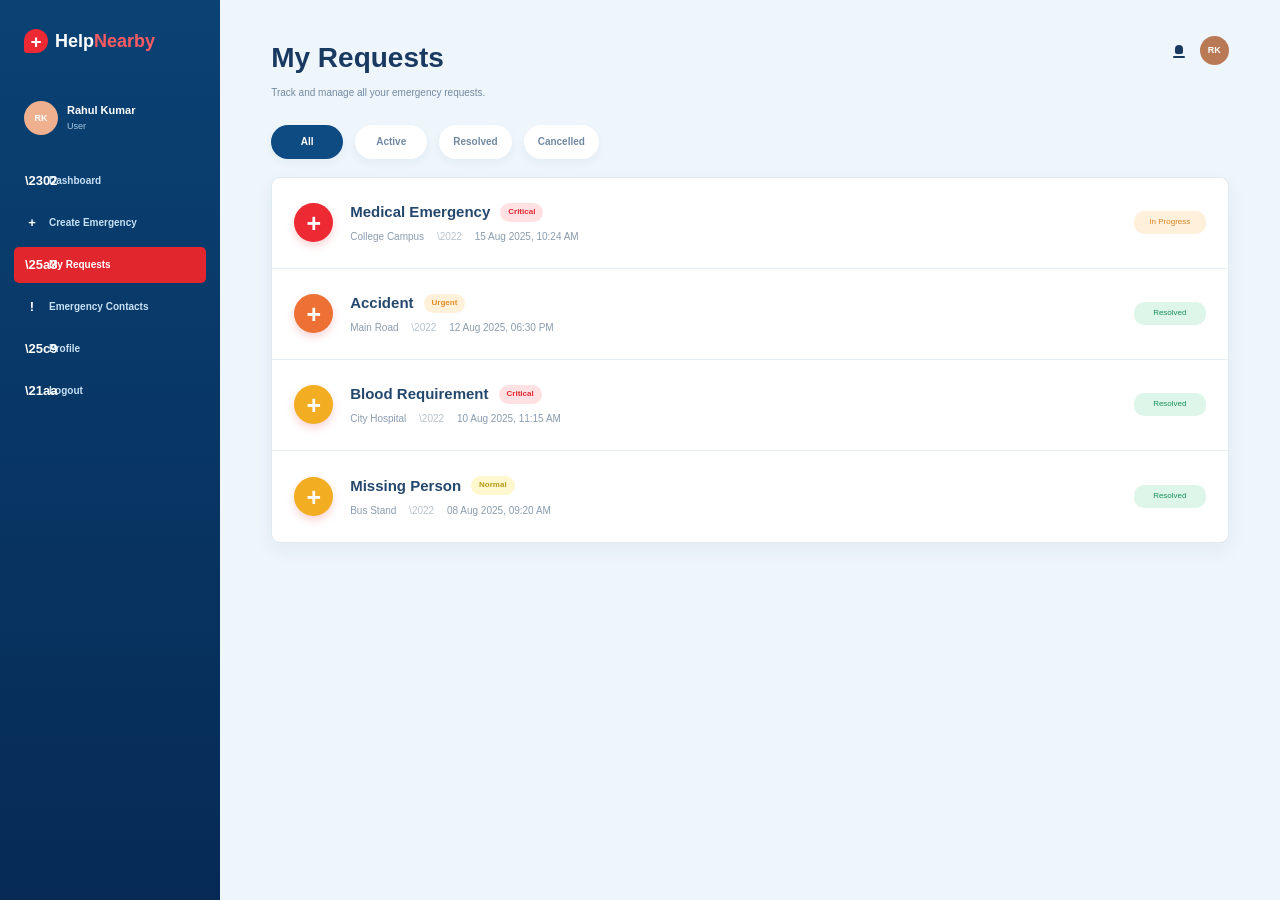
<file: frontent/request-help.html>
<!DOCTYPE html>
<html lang="en">
<head>
    <meta charset="UTF-8">
    <meta name="viewport" content="width=device-width, initial-scale=1.0">
    <title>My Requests - HelpNearby</title>
    <link rel="stylesheet" href="index.css">
</head>

<body class="dashboard-page my-requests-page">
    <main class="dashboard-shell">
        <aside class="dashboard-sidebar">
            <a class="dashboard-brand" href="index.html">
                <span class="dashboard-brand-mark">+</span>
                <span>Help<span>Nearby</span></span>
            </a>

            <div class="dashboard-profile">
                <div class="profile-avatar">RK</div>
                <div>
                    <strong>Rahul Kumar</strong>
                    <small>User</small>
                </div>
            </div>

            <nav class="dashboard-nav" aria-label="Dashboard navigation">
                <a href="dashboard.html"><span class="nav-icon dashboard-icon"></span> Dashboard</a>
                <a href="emergency-requests.html"><span class="nav-icon add-icon"></span> Create Emergency</a>
                <a class="active" href="request-help.html"><span class="nav-icon requests-icon"></span> My Requests</a>
                <a href="emergency-requests.html"><span class="nav-icon alert-icon"></span> Emergency Contacts</a>
                <a href="about.html"><span class="nav-icon profile-icon"></span> Profile</a>
                <a href="index.html"><span class="nav-icon logout-icon"></span> Logout</a>
            </nav>
        </aside>

        <section class="dashboard-content requests-content">
            <header class="dashboard-topbar requests-topbar">
                <div>
                    <p class="dashboard-kicker">My Requests</p>
                    <p class="dashboard-subtitle">Track and manage all your emergency requests.</p>
                </div>
                <div class="dashboard-actions">
                    <button class="notification-button" aria-label="Notifications"></button>
                    <div class="small-avatar">RK</div>
                </div>
            </header>

            <nav class="request-filters" aria-label="Filter requests">
                <a class="active" href="request-help.html">All</a>
                <a href="#active">Active</a>
                <a href="#resolved">Resolved</a>
                <a href="#cancelled">Cancelled</a>
            </nav>

            <section class="request-list-panel" aria-label="My emergency requests">
                <article class="my-request-card" id="active">
                    <span class="request-type-icon medical-request">+</span>
                    <div class="my-request-details">
                        <div class="request-title-line"><h2>Medical Emergency</h2><span class="priority-badge critical-badge">Critical</span></div>
                        <p>College Campus <span class="separator-icon"></span> 15 Aug 2025, 10:24 AM</p>
                    </div>
                    <span class="request-status progress">In Progress</span>
                </article>

                <article class="my-request-card">
                    <span class="request-type-icon accident-request">+</span>
                    <div class="my-request-details">
                        <div class="request-title-line"><h2>Accident</h2><span class="priority-badge urgent-badge">Urgent</span></div>
                        <p>Main Road <span class="separator-icon"></span> 12 Aug 2025, 06:30 PM</p>
                    </div>
                    <span class="request-status resolved">Resolved</span>
                </article>

                <article class="my-request-card">
                    <span class="request-type-icon blood-request">+</span>
                    <div class="my-request-details">
                        <div class="request-title-line"><h2>Blood Requirement</h2><span class="priority-badge critical-badge">Critical</span></div>
                        <p>City Hospital <span class="separator-icon"></span> 10 Aug 2025, 11:15 AM</p>
                    </div>
                    <span class="request-status resolved">Resolved</span>
                </article>

                <article class="my-request-card" id="resolved">
                    <span class="request-type-icon missing-request">+</span>
                    <div class="my-request-details">
                        <div class="request-title-line"><h2>Missing Person</h2><span class="priority-badge normal-badge">Normal</span></div>
                        <p>Bus Stand <span class="separator-icon"></span> 08 Aug 2025, 09:20 AM</p>
                    </div>
                    <span class="request-status resolved">Resolved</span>
                </article>
            </section>
        </section>
    </main>
</body>
</html>
</file>
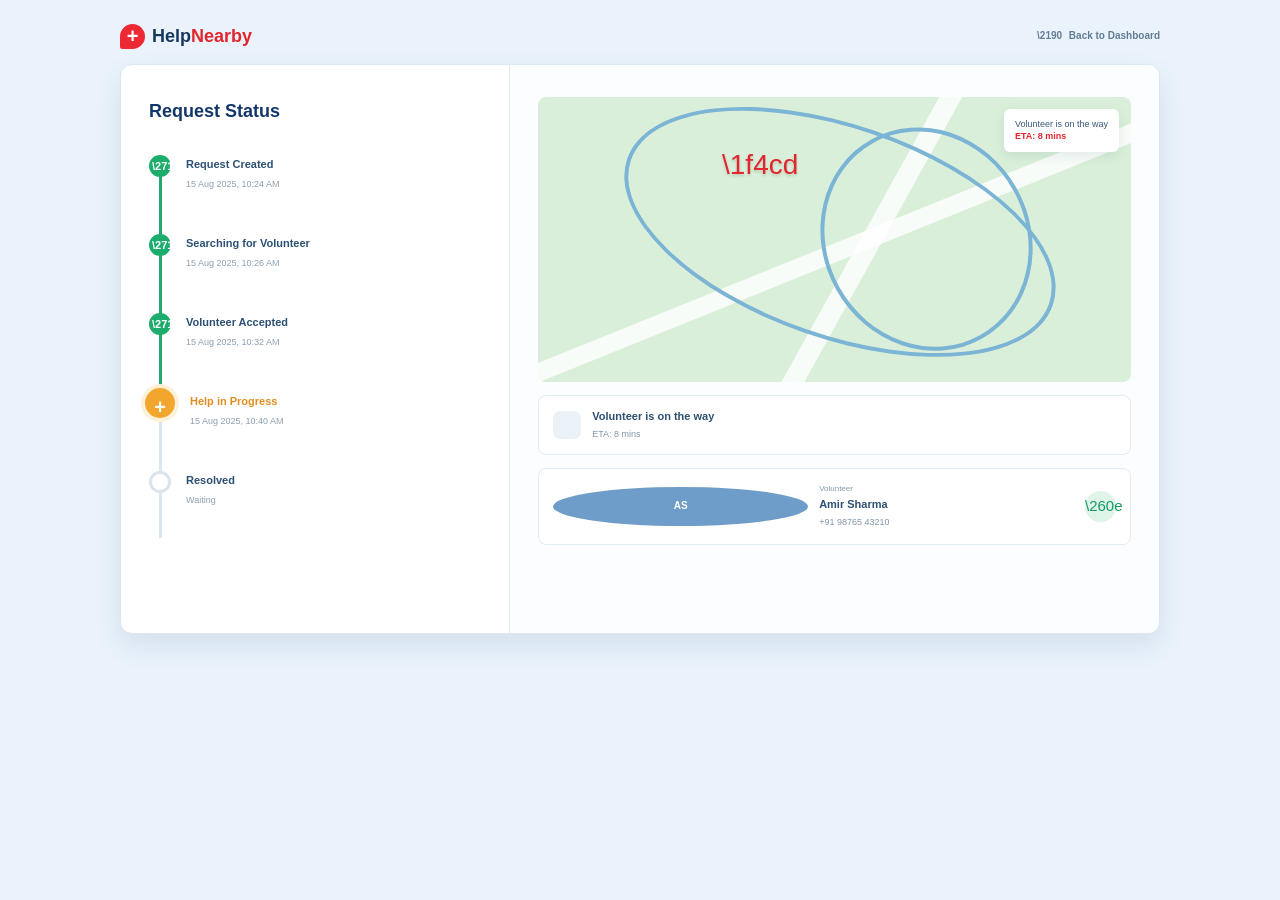
<file: frontent/user-tracking.html>
<!DOCTYPE html>
<html lang="en">
<head>
    <meta charset="UTF-8">
    <meta name="viewport" content="width=device-width, initial-scale=1.0">
    <title>Request Tracking - HelpNearby</title>
    <link rel="stylesheet" href="index.css">
</head>

<body class="tracking-page">
    <main class="tracking-shell">
        <header class="tracking-header">
            <a class="tracking-brand" href="index.html">
                <span class="tracking-brand-mark">+</span>
                <span>Help<span>Nearby</span></span>
            </a>
            <a href="dashboard.html" class="tracking-back"><span class="back-icon" aria-hidden="true"></span> Back to Dashboard</a>
        </header>

        <section class="tracking-card">
            <div class="tracking-status-panel">
                <h1>Request Status</h1>
                <ol class="status-timeline">
                    <li class="done"><span class="status-check"></span><div><strong>Request Created</strong><small>15 Aug 2025, 10:24 AM</small></div></li>
                    <li class="done"><span class="status-check"></span><div><strong>Searching for Volunteer</strong><small>15 Aug 2025, 10:26 AM</small></div></li>
                    <li class="done"><span class="status-check"></span><div><strong>Volunteer Accepted</strong><small>15 Aug 2025, 10:32 AM</small></div></li>
                    <li class="current"><span class="status-current"></span><div><strong>Help in Progress</strong><small>15 Aug 2025, 10:40 AM</small></div></li>
                    <li><span class="status-pending"></span><div><strong><a href="help-completed.html">Resolved</a></strong><small>Waiting</small></div></li>
                </ol>
            </div>

            <div class="tracking-map-column">
                <div class="tracking-map" aria-label="Live map showing volunteer route">
                    <span class="tracking-map-road route-main"></span>
                    <span class="tracking-map-road route-secondary"></span>
                    <span class="tracking-pin request-pin"></span>
                    <span class="tracking-pin volunteer-pin"></span>
                    <span class="tracking-map-label">Volunteer is on the way<br><strong>ETA: 8 mins</strong></span>
                </div>

                <section class="eta-card">
                    <span class="eta-icon"></span>
                    <div><strong>Volunteer is on the way</strong><small>ETA: 8 mins</small></div>
                </section>

                <section class="tracking-volunteer-card">
                    <div class="tracking-volunteer-avatar">AS</div>
                    <div><small>Volunteer</small><strong>Amir Sharma</strong><span>+91 98765 43210</span></div>
                    <a class="phone-icon" href="tel:+919876543210" aria-label="Call Amir Sharma"></a>
                </section>
            </div>
        </section>
    </main>
</body>
</html>
</file>
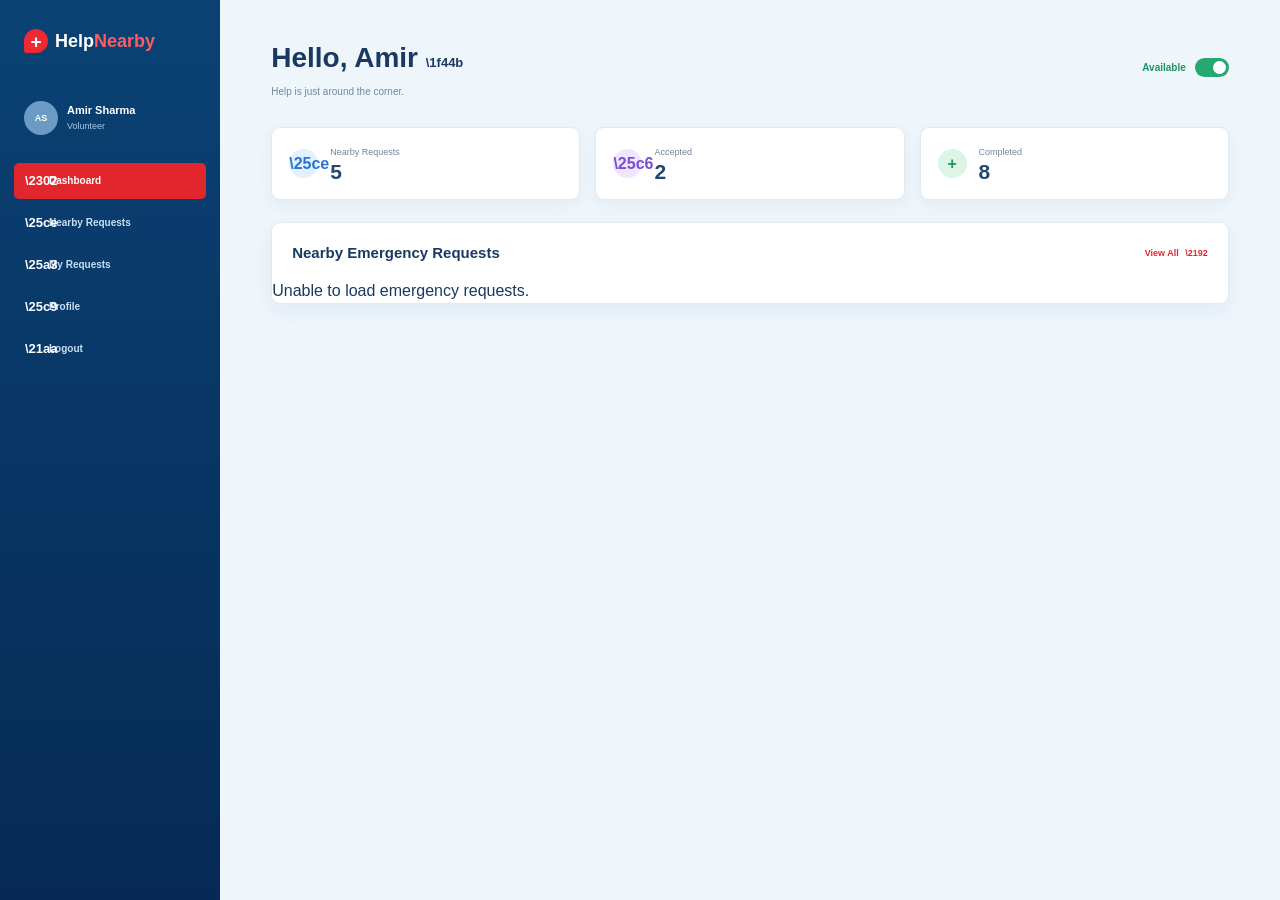
<file: frontent/volunteer-dashboard.html>
<!DOCTYPE html>
<html lang="en">
<head>
    <meta charset="UTF-8">
    <meta name="viewport" content="width=device-width, initial-scale=1.0">
    <title>Volunteer Dashboard - HelpNearby</title>
    <link rel="stylesheet" href="index.css">
    <script src="index.js" defer></script>
</head>

<body class="dashboard-page volunteer-dashboard-page">
    <main class="dashboard-shell">
        <aside class="dashboard-sidebar">
            <a class="dashboard-brand" href="index.html">
                <span class="dashboard-brand-mark">+</span>
                <span>Help<span>Nearby</span></span>
            </a>

            <div class="dashboard-profile">
                <div class="profile-avatar volunteer-profile-avatar">AS</div>
                <div>
                    <strong>Amir Sharma</strong>
                    <small>Volunteer</small>
                </div>
            </div>

            <nav class="dashboard-nav" aria-label="Volunteer dashboard navigation">
                <a class="active" href="volunteer-dashboard.html"><span class="nav-icon dashboard-icon"></span> Dashboard</a>
                <a href="find-help.html"><span class="nav-icon users-icon"></span> Nearby Requests</a>
                <a href="request-help.html"><span class="nav-icon requests-icon"></span> My Requests</a>
                <a href="about.html"><span class="nav-icon profile-icon"></span> Profile</a>
                <a href="index.html"><span class="nav-icon logout-icon"></span> Logout</a>
            </nav>
        </aside>

        <section class="dashboard-content volunteer-content">
            <header class="dashboard-topbar volunteer-topbar">
                <div>
                    <p class="dashboard-kicker">Hello, Amir <span class="greeting-icon" aria-hidden="true"></span></p>
                    <p class="dashboard-subtitle">Help is just around the corner.</p>
                </div>
                <label class="availability-toggle">
                    <span>Available</span>
                    <input type="checkbox" checked>
                    <i></i>
                </label>
            </header>

            <section class="volunteer-stats" aria-label="Volunteer summary">
                <article class="volunteer-stat requests-stat"><span class="stat-icon request-stat-icon"></span><div><small>Nearby Requests</small><strong>5</strong></div></article>
                <article class="volunteer-stat accepted-stat"><span class="stat-icon accepted-stat-icon"></span><div><small>Accepted</small><strong>2</strong></div></article>
                <article class="volunteer-stat completed-stat"><span class="stat-icon completed-stat-icon"></span><div><small>Completed</small><strong>8</strong></div></article>
            </section>

            <section class="nearby-requests-panel" data-volunteer-requests>
                <div class="dashboard-section-heading nearby-heading">
                    <h2>Nearby Emergency Requests</h2>
                    <a href="find-help.html">View All <span class="arrow-icon" aria-hidden="true"></span></a>
                </div>

                <p data-request-message>Loading pending requests...</p>
            </section>
        </section>
    </main>
</body>
</html>
</file>
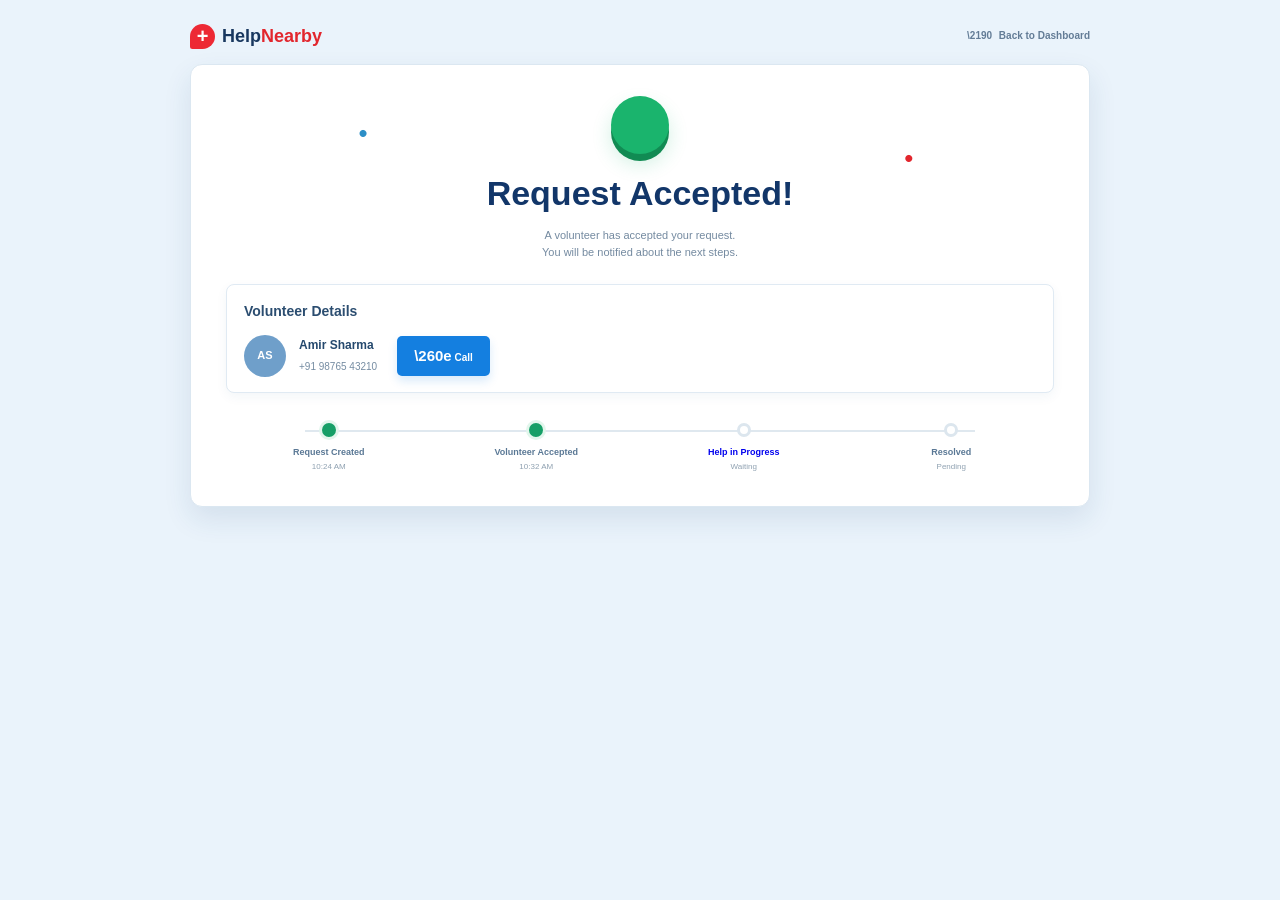
<file: frontent/volunteer-request-accepted.html>
<!DOCTYPE html>
<html lang="en">
<head>
    <meta charset="UTF-8">
    <meta name="viewport" content="width=device-width, initial-scale=1.0">
    <title>Request Accepted - HelpNearby</title>
    <link rel="stylesheet" href="index.css">
</head>

<body class="accepted-page">
    <main class="accepted-shell">
        <header class="accepted-header">
            <a class="accepted-brand" href="index.html">
                <span class="accepted-brand-mark">+</span>
                <span>Help<span>Nearby</span></span>
            </a>
            <a href="volunteer-dashboard.html" class="accepted-back"><span class="back-icon" aria-hidden="true"></span> Back to Dashboard</a>
        </header>

        <section class="accepted-card">
            <div class="accepted-hero">
                <div class="success-check" aria-hidden="true"></div>
                <h1>Request Accepted!</h1>
                <p>A volunteer has accepted your request.<br>You will be notified about the next steps.</p>
            </div>

            <section class="accepted-volunteer-card">
                <h2>Volunteer Details</h2>
                <div class="accepted-volunteer-info">
                    <div class="accepted-avatar">AS</div>
                    <div>
                        <strong>Amir Sharma</strong>
                        <p>+91 98765 43210</p>
                    </div>
                    <a href="tel:+919876543210" class="call-volunteer"><span class="phone-icon"></span> Call</a>
                </div>
            </section>

            <ol class="request-timeline" aria-label="Request progress">
                <li class="complete"><span class="timeline-dot"></span><strong>Request Created</strong><small>10:24 AM</small></li>
                <li class="complete"><span class="timeline-dot"></span><strong>Volunteer Accepted</strong><small>10:32 AM</small></li>
                <li><span class="timeline-dot"></span><strong><a href="user-tracking.html">Help in Progress</a></strong><small>Waiting</small></li>
                <li><span class="timeline-dot"></span><strong>Resolved</strong><small>Pending</small></li>
            </ol>
        </section>
    </main>
</body>
</html>
</file>
<file: frontent/index.css>
/* =========================================
   GLOBAL
========================================= */

* {
    margin: 0;
    padding: 0;
    box-sizing: border-box;
}

html {
    scroll-behavior: smooth;
}

body {
    font-family: Arial, Helvetica, sans-serif;
    background: #f5f7fb;
    color: #222;
    line-height: 1.6;
}

a {
    text-decoration: none;
}

button,
input,
select,
textarea {
    font-family: inherit;
}


/* =========================================
   HEADER
========================================= */

.header {
    width: 100%;
    min-height: 70px;
    background: #ffffff;
    display: flex;
    align-items: center;
    justify-content: space-between;
    padding: 15px 7%;
    box-shadow: 0 2px 12px rgba(0, 0, 0, 0.08);
    position: relative;
    z-index: 10;
}

.logo {
    font-size: 26px;
    font-weight: 700;
    color: #d62828;
}

.navbar {
    display: flex;
    align-items: center;
    gap: 28px;
}

.navbar a {
    color: #333333;
    font-size: 15px;
    font-weight: 500;
    transition: 0.3s;
}

.navbar a:hover {
    color: #d62828;
}

.header-buttons {
    display: flex;
    align-items: center;
    gap: 10px;
}

.header-buttons a {
    padding: 9px 17px;
    border-radius: 6px;
    font-size: 14px;
    transition: 0.3s;
}

.header-buttons a:first-child {
    color: #d62828;
    border: 1px solid #d62828;
}

.header-buttons a:first-child:hover {
    background: #d62828;
    color: #ffffff;
}

.header-buttons a:last-child {
    background: #d62828;
    color: #ffffff;
}

.header-buttons a:last-child:hover {
    background: #b91f1f;
}


/* =========================================
   HERO
========================================= */

.hero {
    min-height: 560px;
    display: flex;
    align-items: center;
    justify-content: center;
    padding: 70px 7%;
    background: linear-gradient(
        135deg,
        #ffffff,
        #fff5f5
    );
    text-align: center;
}

.hero-content {
    max-width: 800px;
}

.hero-content h1 {
    font-size: 52px;
    line-height: 1.2;
    margin-bottom: 20px;
    color: #222222;
}

.hero-content p {
    max-width: 650px;
    margin: auto;
    color: #666666;
    font-size: 18px;
}

.hero-buttons {
    margin-top: 35px;
    display: flex;
    justify-content: center;
    gap: 15px;
    flex-wrap: wrap;
}

.hero-buttons a {
    padding: 14px 25px;
    border-radius: 7px;
    font-weight: 600;
    transition: 0.3s;
}

.hero-buttons a:first-child {
    background: #d62828;
    color: #ffffff;
}

.hero-buttons a:first-child:hover {
    background: #b91f1f;
}

.hero-buttons a:last-child {
    border: 1px solid #d62828;
    color: #d62828;
    background: #ffffff;
}

.hero-buttons a:last-child:hover {
    background: #d62828;
    color: #ffffff;
}


/* =========================================
   HOME FEATURES
========================================= */

.features {
    padding: 70px 7%;
    background: #ffffff;
}

.features > h2 {
    text-align: center;
    font-size: 32px;
    margin-bottom: 40px;
}

.feature-container {
    max-width: 1100px;
    margin: auto;
    display: grid;
    grid-template-columns: repeat(3, 1fr);
    gap: 25px;
}

.feature-card {
    background: #ffffff;
    border: 1px solid #eeeeee;
    padding: 30px;
    border-radius: 12px;
    text-align: center;
    box-shadow: 0 5px 20px rgba(0, 0, 0, 0.06);
    transition: 0.3s;
}

.feature-card:hover {
    transform: translateY(-5px);
}

.feature-card h3 {
    margin-bottom: 12px;
    color: #d62828;
}

.feature-card p {
    color: #666666;
    font-size: 14px;
}


/* =========================================
   COMMON PAGE HEADING
========================================= */

.page-heading {
    text-align: center;
    max-width: 750px;
    margin: 0 auto 40px;
}

.page-heading h1 {
    font-size: 36px;
    margin-bottom: 10px;
}

.page-heading p {
    color: #666666;
    font-size: 15px;
}


/* =========================================
   REQUEST HELP
========================================= */

.request-section {
    min-height: 700px;
    padding: 65px 20px;
}

.request-container {
    width: 100%;
    max-width: 760px;
    margin: auto;
}

.request-heading {
    text-align: center;
    margin-bottom: 35px;
}

.request-heading h1 {
    font-size: 36px;
    margin-bottom: 10px;
}

.request-heading p {
    color: #666666;
}

.help-form {
    background: #ffffff;
    padding: 40px;
    border-radius: 14px;
    box-shadow: 0 8px 30px rgba(0, 0, 0, 0.08);
}

.form-group {
    margin-bottom: 22px;
}

.form-group label {
    display: block;
    margin-bottom: 8px;
    font-size: 14px;
    font-weight: 600;
    color: #333333;
}

.form-group input,
.form-group select,
.form-group textarea {
    width: 100%;
    padding: 13px 14px;
    border: 1px solid #d8dce2;
    border-radius: 7px;
    background: #ffffff;
    outline: none;
    font-size: 14px;
    transition: 0.3s;
}

.form-group input:focus,
.form-group select:focus,
.form-group textarea:focus {
    border-color: #d62828;
    box-shadow: 0 0 0 3px rgba(214, 40, 40, 0.08);
}

.form-group textarea {
    resize: vertical;
}

.location-box {
    display: flex;
    gap: 10px;
}

.location-box input {
    flex: 1;
}

.location-box button {
    border: none;
    background: #333333;
    color: #ffffff;
    padding: 0 20px;
    border-radius: 7px;
    cursor: pointer;
    transition: 0.3s;
}

.location-box button:hover {
    background: #111111;
}

.help-form > button,
.contact-form > button,
.auth-container button {
    width: 100%;
    border: none;
    padding: 14px;
    border-radius: 7px;
    background: #d62828;
    color: #ffffff;
    font-size: 16px;
    font-weight: 600;
    cursor: pointer;
    transition: 0.3s;
}

.help-form > button:hover,
.contact-form > button:hover,
.auth-container button:hover {
    background: #b91f1f;
}


/* =========================================
   FIND HELP
========================================= */

.find-help-section,
.requests-section {
    min-height: 700px;
    padding: 65px 7%;
}

.request-list {
    max-width: 1000px;
    margin: auto;
    display: grid;
    grid-template-columns: repeat(2, 1fr);
    gap: 25px;
}

.request-card {
    background: #ffffff;
    border: 1px solid #eeeeee;
    padding: 28px;
    border-radius: 12px;
    box-shadow: 0 5px 20px rgba(0, 0, 0, 0.06);
}

.request-card h3 {
    color: #d62828;
    margin-bottom: 12px;
}

.request-card p {
    color: #666666;
    font-size: 14px;
    margin-bottom: 8px;
}

.request-card button {
    margin-top: 15px;
    border: none;
    padding: 11px 20px;
    background: #d62828;
    color: #ffffff;
    border-radius: 6px;
    cursor: pointer;
    transition: 0.3s;
}

.request-card button:hover {
    background: #b91f1f;
}


/* =========================================
   AUTH PAGES
========================================= */

.auth-section {
    min-height: 100vh;
    display: flex;
    justify-content: center;
    align-items: center;
    padding: 30px 20px;
    background: #f5f7fb;
}

.auth-container {
    width: 100%;
    max-width: 450px;
    background: #ffffff;
    padding: 40px;
    border-radius: 14px;
    box-shadow: 0 8px 30px rgba(0, 0, 0, 0.08);
}

.auth-container h1 {
    text-align: center;
    margin-bottom: 8px;
}

.auth-container > p {
    text-align: center;
    color: #666666;
    font-size: 14px;
    margin-bottom: 25px;
}

.auth-container form {
    margin-bottom: 20px;
}

.auth-container a {
    color: #d62828;
    font-weight: 600;
}

/* =========================================
   LOGIN PAGE
========================================= */

.login-page {
    background: #eaf3fb;
}

.login-auth {
    min-height: 100vh;
    padding: 40px 24px;
}

.login-visual,
.login-container {
    min-height: 590px;
}

.login-visual {
    position: relative;
    width: min(390px, 100%);
    overflow: hidden;
    padding: 34px 34px 28px;
    border-radius: 12px 0 0 12px;
    background: linear-gradient(155deg, #0b4d83, #062b58 72%);
    color: #ffffff;
    box-shadow: 0 14px 35px rgba(15, 54, 95, 0.18);
}

.login-brand {
    position: relative;
    z-index: 1;
    display: inline-flex;
    align-items: center;
    gap: 7px;
    color: #ffffff;
    font-size: 20px;
    font-weight: 700;
}

.login-brand > span:last-child span {
    color: #ff5961;
}

.login-brand-mark {
    display: grid;
    width: 26px;
    height: 26px;
    place-items: center;
    border-radius: 50% 50% 50% 10%;
    background: #ed2934;
    font-size: 21px;
    line-height: 1;
}

.login-visual-copy {
    position: relative;
    z-index: 1;
    margin-top: 48px;
}

.login-visual-copy h2 {
    font-size: 30px;
    line-height: 1.08;
}

.login-visual-copy h2 strong {
    color: #ff5961;
}

.login-visual-copy p {
    margin-top: 15px;
    color: #c4ddf4;
    font-size: 12px;
    line-height: 1.5;
}

.safety-art {
    position: absolute;
    right: 38px;
    bottom: 48px;
    width: 230px;
    height: 210px;
}

.safety-art::before {
    position: absolute;
    right: 28px;
    bottom: 8px;
    width: 172px;
    height: 118px;
    border-radius: 50% 50% 44% 44%;
    background: #3f91c9;
    box-shadow: 0 16px 0 #2371ad;
    content: "";
    transform: rotate(-7deg);
}

.safety-hand {
    position: absolute;
    z-index: 1;
    bottom: 24px;
    width: 82px;
    height: 132px;
    border-radius: 48% 48% 35% 35%;
    background: #f2a48d;
}

.safety-hand-left {
    left: 35px;
    transform: rotate(28deg);
}

.safety-hand-right {
    right: 22px;
    transform: rotate(-28deg);
}

.safety-heart {
    position: absolute;
    z-index: 2;
    top: 28px;
    left: 77px;
    display: grid;
    width: 82px;
    height: 82px;
    place-items: center;
    border-radius: 50%;
    background: #f04b62;
    color: #ffffff;
    font-size: 54px;
    font-weight: 700;
    line-height: 1;
    box-shadow: 0 7px 0 #c52d4a;
}

.login-container {
    width: min(500px, 100%);
    max-width: none;
    padding: 82px 68px 54px;
    border-radius: 0 12px 12px 0;
    box-shadow: 0 14px 35px rgba(15, 54, 95, 0.18);
}

.login-container h1 {
    color: #102e56;
    font-size: 30px;
    text-align: left;
}

.login-container > p {
    margin-bottom: 34px;
    text-align: left;
}

.login-container .form-group {
    position: relative;
    margin-bottom: 23px;
}

.login-container .form-group label {
    margin-bottom: 7px;
    color: #45627e;
    font-size: 11px;
}

.login-container .form-group input {
    padding: 13px 14px;
    border-color: #dce6ef;
    border-radius: 5px;
    font-size: 12px;
}

.login-container .form-group input:focus {
    border-color: #e2262d;
    box-shadow: 0 0 0 3px rgba(226, 38, 45, 0.08);
}

.forgot-password {
    display: block;
    margin-top: 7px;
    color: #e2262d !important;
    font-size: 10px;
    font-weight: 700;
    text-align: right;
}

.login-container form > button {
    margin-top: 5px;
    border-radius: 5px;
    font-size: 13px;
}

.login-container form + p {
    margin-top: 28px;
    color: #71849a;
    font-size: 11px;
}

.login-container form + p a {
    color: #e2262d;
}

@media (max-width: 720px) {
    .login-auth {
        align-items: stretch;
        padding: 20px 16px;
    }

    .login-visual,
    .login-container {
        min-height: 0;
        width: 100%;
    }

    .login-visual {
        min-height: 330px;
        border-radius: 12px 12px 0 0;
    }

    .login-visual-copy {
        margin-top: 34px;
    }

    .safety-art {
        right: 12px;
        bottom: 5px;
        transform: scale(0.72);
        transform-origin: bottom right;
    }

    .login-container {
        padding: 42px 28px 34px;
        border-radius: 0 0 12px 12px;
    }
}


/* =========================================
   ABOUT
========================================= */

.about-section {
    min-height: 700px;
    padding: 70px 20px;
}

.about-content {
    max-width: 850px;
    margin: auto;
    background: #ffffff;
    padding: 40px;
    border-radius: 12px;
    box-shadow: 0 5px 20px rgba(0, 0, 0, 0.06);
}

.about-content h2 {
    margin-bottom: 10px;
    color: #d62828;
}

.about-content p {
    color: #666666;
    margin-bottom: 30px;
}


/* =========================================
   CONTACT
========================================= */

.contact-section {
    min-height: 700px;
    padding: 70px 20px;
}

.contact-form {
    max-width: 700px;
    margin: auto;
    background: #ffffff;
    padding: 40px;
    border-radius: 14px;
    box-shadow: 0 5px 25px rgba(0, 0, 0, 0.08);
}


/* =========================================
   FOOTER
========================================= */

.footer {
    background: #1f2933;
    color: #ffffff;
    padding: 30px 7%;
    text-align: center;
}

.footer p {
    color: #c7cbd1;
    font-size: 14px;
}


/* =========================================
   CSS ICON / EMOJI STYLE SUPPORT
========================================= */

.icon {
    width: 55px;
    height: 55px;
    margin: 0 auto 18px;
    border-radius: 50%;
    display: flex;
    align-items: center;
    justify-content: center;
    background: #fff1f1;
    color: #d62828;
    font-size: 25px;
}

.feature-card .icon {
    margin-bottom: 20px;
}

.emergency-icon {
    width: 60px;
    height: 60px;
    border-radius: 50%;
    display: flex;
    align-items: center;
    justify-content: center;
    background: #ffe5e5;
    color: #d62828;
    font-size: 28px;
    margin-bottom: 15px;
}


/* =========================================
   MOBILE RESPONSIVE
========================================= */

@media (max-width: 900px) {

    .header {
        padding: 15px 4%;
    }

    .feature-container {
        grid-template-columns: 1fr;
        max-width: 600px;
    }

    .request-list {
        grid-template-columns: 1fr;
        max-width: 600px;
    }

    .hero-content h1 {
        font-size: 42px;
    }
}


@media (max-width: 768px) {

    .header {
        flex-direction: column;
        gap: 18px;
        padding: 18px 5%;
    }

    .navbar {
        flex-wrap: wrap;
        justify-content: center;
        gap: 15px;
    }

    .header-buttons {
        justify-content: center;
    }

    .hero {
        min-height: 500px;
        padding: 50px 20px;
    }

    .hero-content h1 {
        font-size: 34px;
    }

    .hero-content p {
        font-size: 16px;
    }

    .hero-buttons {
        flex-direction: column;
        align-items: stretch;
    }

    .hero-buttons a {
        text-align: center;
    }

    .request-heading h1,
    .page-heading h1 {
        font-size: 28px;
    }

    .help-form,
    .contact-form,
    .auth-container {
        padding: 25px 20px;
    }

    .location-box {
        flex-direction: column;
    }

    .location-box button {
        padding: 13px;
    }

    .about-content {
        padding: 25px 20px;
    }
}


@media (max-width: 480px) {

    .logo {
        font-size: 23px;
    }

    .navbar {
        gap: 10px;
    }

    .navbar a {
        font-size: 13px;
    }

    .header-buttons a {
        padding: 8px 13px;
    }

    .hero-content h1 {
        font-size: 29px;
    }

    .features > h2 {
        font-size: 27px;
    }

    .feature-card {
        padding: 25px 20px;
    }

    .request-section,
    .find-help-section,
    .requests-section,
    .about-section,
    .contact-section {
        padding: 45px 15px;
    }
}

/* =========================================
   HOMEPAGE REFRESH
========================================= */

.home-page {
    background: #f7fbff;
    color: #102d5b;
}

.home-header {
    width: min(1200px, calc(100% - 64px));
    max-width: 1200px;
    min-height: 72px;
    margin: 0 auto;
    padding: 14px 28px;
    box-shadow: none;
    background: #ffffff;
}

.home-page .logo {
    display: inline-flex;
    align-items: center;
    gap: 7px;
    color: #12346b;
    font-size: 20px;
    letter-spacing: -0.5px;
}

.home-page .logo > span:last-child span {
    color: #e2262d;
}

.logo-mark {
    display: grid;
    width: 28px;
    height: 28px;
    place-items: center;
    border-radius: 50% 50% 50% 10%;
    background: #ed2934;
    color: #ffffff;
    font-size: 23px;
    line-height: 1;
}

.home-page .navbar {
    gap: 26px;
}

.home-page .navbar a {
    color: #183766;
    font-size: 11px;
    font-weight: 700;
}

.home-page .navbar a.active,
.home-page .navbar a:hover {
    color: #e2262d;
}

.home-page .header-buttons a {
    border: 0;
    border-radius: 6px;
    padding: 8px 14px;
    color: #16366b;
    font-size: 11px;
    font-weight: 700;
}

.home-page .header-buttons a:last-child {
    background: #e2262d;
    color: #ffffff;
}

.home-page .header-buttons a:first-child:hover {
    background: #eef4fb;
    color: #e2262d;
}

.home-page .header-buttons a:last-child:hover {
    background: #c91d27;
}

.home-hero {
    position: relative;
    display: grid;
    grid-template-columns: minmax(0, 1.05fr) minmax(320px, 0.95fr);
    min-height: clamp(390px, 34vw, 480px);
    max-width: 1200px;
    margin: 0 auto;
    overflow: hidden;
    background: #edf8ff;
}

.hero-copy {
    position: relative;
    z-index: 1;
    padding: clamp(38px, 4vw, 58px) clamp(22px, 4vw, 52px);
}

.eyebrow {
    margin-bottom: 10px;
    color: #e2262d;
    font-size: 10px;
    font-weight: 800;
    letter-spacing: 1px;
    text-transform: uppercase;
}

.eyebrow span {
    display: inline-block;
    width: 24px;
    height: 2px;
    margin: 0 7px 3px 0;
    background: #e2262d;
}

.hero-copy h1 {
    max-width: 470px;
    margin-bottom: 14px;
    color: #133368;
    font-size: clamp(40px, 4vw, 64px);
    line-height: 0.99;
    letter-spacing: -2px;
}

.hero-copy h1 strong {
    color: #e2262d;
}

.hero-description {
    color: #4b6a91;
    font-size: 13px;
    line-height: 1.45;
}

.home-page .hero-buttons {
    justify-content: flex-start;
    margin-top: 23px;
    gap: 18px;
}

.home-page .hero-buttons a {
    border-radius: 6px;
    font-size: 11px;
    padding: 11px 15px;
}

.primary-action {
    background: #e2262d;
    color: #ffffff;
    box-shadow: 0 7px 16px rgba(226, 38, 45, 0.2);
}

.primary-action:hover {
    background: #c91d27;
}

.primary-action span,
.text-action span,
.view-all span {
    margin-left: 7px;
}

.text-action {
    color: #183766;
    font-weight: 700;
}

.text-action:hover,
.view-all:hover {
    color: #e2262d;
}

.hero-visual {
    position: relative;
    min-height: 390px;
    overflow: hidden;
    background: linear-gradient(90deg, rgba(237, 248, 255, 0.2), rgba(7, 37, 76, 0.08)), url("https://images.unsplash.com/photo-1559757175-0eb30cd8c063?auto=format&fit=crop&w=1000&q=82") center/cover;
}

.hero-visual::after {
    position: absolute;
    inset: 0;
    background: linear-gradient(90deg, #edf8ff 0%, rgba(237, 248, 255, 0.08) 27%, rgba(5, 39, 75, 0.08));
    content: "";
}

.hero-visual-copy {
    position: absolute;
    z-index: 1;
    right: 31px;
    bottom: 60px;
    color: #ffffff;
    font-family: Georgia, serif;
    font-size: 18px;
    font-style: italic;
    line-height: 1.1;
    text-align: center;
    text-shadow: 0 2px 9px rgba(0, 0, 0, 0.5);
    transform: rotate(-7deg);
}

.hero-visual-copy strong {
    font-size: 22px;
}

.pulse-line {
    position: absolute;
    z-index: 2;
    right: 35px;
    bottom: 28px;
    color: #e2262d;
    font-size: 37px;
    font-weight: 700;
    transform: rotate(-3deg) scaleX(2);
}

.emergency-panel {
    position: relative;
    z-index: 3;
    max-width: 1140px;
    width: min(1140px, calc(100% - 64px));
    margin: 28px auto 0;
    padding: 24px 26px 28px;
    border-radius: 12px;
    background: rgba(255, 255, 255, 0.96);
    box-shadow: 0 12px 30px rgba(30, 72, 121, 0.12);
}

.panel-heading {
    display: flex;
    align-items: flex-end;
    justify-content: space-between;
    margin-bottom: 17px;
}

.panel-heading .eyebrow {
    margin-bottom: 3px;
    font-size: 9px;
}

.panel-heading h2 {
    color: #133368;
    font-size: 20px;
}

.view-all {
    color: #e2262d;
    font-size: 11px;
    font-weight: 700;
}

.emergency-grid {
    display: grid;
    grid-template-columns: repeat(3, minmax(0, 1fr));
    gap: 14px;
}

.emergency-card {
    display: flex;
    min-height: 118px;
    align-items: center;
    justify-content: center;
    padding: 12px 6px;
    border: 1px solid #edf1f6;
    border-radius: 7px;
    color: #17386e;
    flex-direction: column;
    transition: transform 0.2s ease, box-shadow 0.2s ease;
}

.emergency-card:hover {
    box-shadow: 0 8px 17px rgba(30, 72, 121, 0.12);
    transform: translateY(-3px);
}

.emergency-card-icon {
    display: grid;
    width: 31px;
    height: 31px;
    margin-bottom: 8px;
    place-items: center;
    border-radius: 9px;
    font-size: 19px;
    font-weight: 800;
}

.emergency-card strong,
.emergency-card small {
    display: block;
    font-size: clamp(10px, 0.8vw, 13px);
    line-height: 1.35;
}

.emergency-card small {
    color: #69809e;
    font-size: clamp(9px, 0.7vw, 11px);
}

.medical .emergency-card-icon { background: #ffe6e8; color: #e2262d; }
.blood .emergency-card-icon { background: #ffe8e8; color: #e2262d; }
.fire .emergency-card-icon { background: #fff0d8; color: #ed7b18; }
.accident .emergency-card-icon { background: #e6f1ff; color: #2473cf; }
.missing .emergency-card-icon { background: #ece8ff; color: #493dc2; }
.hospital .emergency-card-icon { background: #e4f0ff; color: #2368c4; }
.other .emergency-card-icon { background: #eee9ff; color: #5043c3; }

.home-footer {
    margin-top: 45px;
    padding: 18px 7%;
}

@media (max-width: 900px) {
    .home-hero {
        grid-template-columns: 1fr 0.8fr;
    }
}

@media (min-width: 901px) and (max-width: 1599px) {
    .home-hero {
        width: min(1240px, 86%);
        max-width: 1240px;
        min-height: 460px;
    }

    .hero-copy {
        padding: 58px 64px;
    }

    .hero-visual {
        min-height: 460px;
    }

    .emergency-panel {
        width: min(1240px, 86%);
        max-width: 1240px;
        margin-top: 30px;
        padding: 26px 30px 30px;
    }
}

@media (min-width: 1600px) {
    .home-hero {
        width: min(1500px, calc(100% - 128px));
        max-width: 1500px;
        min-height: clamp(480px, 25vw, 620px);
    }

    .hero-copy {
        padding: 76px 84px;
    }

    .hero-visual {
        min-height: 480px;
    }

    .emergency-panel {
        width: min(1440px, calc(100% - 128px));
        padding: 32px 38px 36px;
    }

    .emergency-grid {
        gap: 18px;
    }

    .emergency-card {
        min-height: 145px;
    }
}

@media (max-width: 680px) {
    .home-header {
        gap: 13px;
        padding: 14px 18px;
    }

    .home-header .navbar {
        order: 3;
        width: 100%;
    }

    .home-header .header-buttons {
        margin-left: auto;
    }

    .home-hero {
        display: block;
        width: 100%;
        min-height: 0;
    }

    .hero-copy {
        padding: 48px 22px 42px;
    }

    .hero-visual {
        min-height: 0;
        aspect-ratio: 16 / 9;
    }

    .hero-visual-copy {
        right: 15%;
        bottom: 37px;
    }

    .pulse-line {
        right: 15%;
        bottom: 7px;
    }

    .emergency-panel {
        width: calc(100% - 28px);
        margin: 24px 14px 0;
        padding: 22px 14px;
    }

    .emergency-grid {
        grid-template-columns: repeat(2, 1fr);
    }

    .panel-heading {
        align-items: flex-start;
        flex-direction: column;
        gap: 9px;
    }
}

@media (max-width: 420px) {
    .home-header .navbar {
        gap: 13px;
    }

    .home-page .navbar a {
        font-size: 10px;
    }

    .home-page .header-buttons a {
        padding: 7px 9px;
    }

    .hero-copy h1 {
        font-size: 43px;
    }

    .desktop-break {
        display: none;
    }

    .emergency-grid {
        grid-template-columns: 1fr;
    }
}

@media (max-width: 720px) {
    .login-container {
        padding: 42px 28px 34px;
    }
}

/* =========================================
   USER DASHBOARD
========================================= */

.dashboard-page {
    min-height: 100vh;
    background: #eef5fb;
    color: #193961;
}

.dashboard-shell {
    display: grid;
    grid-template-columns: 220px minmax(0, 1fr);
    width: min(1440px, 100%);
    min-height: 100vh;
    margin: 0 auto;
}

.dashboard-sidebar {
    padding: 27px 14px;
    background: linear-gradient(180deg, #0a4274, #062a55);
    color: #ffffff;
}

.dashboard-brand {
    display: flex;
    align-items: center;
    gap: 7px;
    padding: 0 10px;
    color: #ffffff;
    font-size: 18px;
    font-weight: 700;
}

.dashboard-brand > span:last-child span {
    color: #ff5b62;
}

.dashboard-brand-mark {
    display: grid;
    width: 24px;
    height: 24px;
    place-items: center;
    border-radius: 50% 50% 50% 10%;
    background: #ed2934;
    font-size: 19px;
    line-height: 1;
}

.dashboard-profile {
    display: flex;
    align-items: center;
    gap: 9px;
    margin: 45px 10px 28px;
}

.profile-avatar,
.small-avatar,
.volunteer-avatar {
    display: grid;
    place-items: center;
    border-radius: 50%;
    background: #efb08f;
    color: #ffffff;
    font-size: 9px;
    font-weight: 800;
}

.profile-avatar {
    width: 34px;
    height: 34px;
}

.dashboard-profile strong,
.dashboard-profile small {
    display: block;
}

.dashboard-profile strong {
    font-size: 11px;
}

.dashboard-profile small {
    color: #a8c7e2;
    font-size: 9px;
}

.dashboard-nav {
    display: grid;
    gap: 6px;
}

.dashboard-nav a {
    display: flex;
    align-items: center;
    gap: 10px;
    padding: 10px 11px;
    border-radius: 5px;
    color: #c7e0f4;
    font-size: 10px;
    font-weight: 700;
}

.dashboard-nav a span {
    width: 14px;
    color: #ffffff;
    font-size: 13px;
    text-align: center;
}

.dashboard-nav a:hover,
.dashboard-nav a.active {
    background: #e2262d;
    color: #ffffff;
}

.dashboard-content {
    min-width: 0;
    padding: 34px clamp(24px, 4vw, 58px) 48px;
}

.dashboard-topbar {
    display: flex;
    align-items: flex-start;
    justify-content: space-between;
    margin-bottom: 25px;
}

.dashboard-kicker {
    margin-bottom: 8px;
    color: #193961;
    font-size: 18px;
    font-weight: 800;
}

.dashboard-topbar h1 {
    color: #18375f;
    font-size: clamp(18px, 2vw, 25px);
}

.dashboard-subtitle,
.dashboard-topbar h1 + .dashboard-subtitle {
    margin-top: 3px;
    color: #7389a1;
    font-size: 10px;
}

.dashboard-actions {
    display: flex;
    align-items: center;
    gap: 13px;
}

.notification-button {
    border: 0;
    background: transparent;
    color: #193961;
    cursor: pointer;
    font-size: 15px;
}

.small-avatar {
    width: 29px;
    height: 29px;
    background: #b97955;
}

.quick-emergency {
    display: flex;
    align-items: center;
    gap: 12px;
    padding: 12px 14px;
    border-radius: 8px;
    background: #e2262d;
    color: #ffffff;
    box-shadow: 0 8px 18px rgba(226, 38, 45, 0.16);
}

.quick-icon {
    display: grid;
    width: 30px;
    height: 30px;
    place-items: center;
    border-radius: 50%;
    background: rgba(255, 255, 255, 0.2);
    font-weight: 800;
}

.quick-emergency strong,
.quick-emergency small {
    display: block;
}

.quick-emergency strong {
    font-size: 12px;
}

.quick-emergency small {
    color: #ffdce0;
    font-size: 9px;
}

.quick-emergency a {
    margin-left: auto;
    padding: 7px 10px;
    border-radius: 4px;
    background: #ffffff;
    color: #e2262d;
    font-size: 9px;
    font-weight: 800;
}

.dashboard-stats {
    display: grid;
    grid-template-columns: repeat(3, 1fr);
    gap: 13px;
    margin: 18px 0;
}

.dashboard-stat,
.recent-requests,
.map-card,
.volunteer-card {
    border: 1px solid #e0eaf3;
    border-radius: 8px;
    background: #ffffff;
    box-shadow: 0 5px 16px rgba(28, 74, 117, 0.06);
}

.dashboard-stat {
    padding: 14px 16px;
}

.dashboard-stat small,
.dashboard-stat strong,
.dashboard-stat span {
    display: block;
}

.dashboard-stat small {
    color: #70869e;
    font-size: 9px;
}

.dashboard-stat strong {
    margin: 5px 0 2px;
    color: #193961;
    font-size: 25px;
    line-height: 1;
}

.dashboard-stat span {
    font-size: 8px;
}

.stat-blue { color: #3680c2; }
.stat-orange { color: #ed8c32; }
.stat-green { color: #20a46b; }

.dashboard-grid {
    display: grid;
    grid-template-columns: minmax(0, 1.45fr) minmax(260px, 0.85fr);
    gap: 18px;
}

.recent-requests,
.map-card,
.volunteer-card {
    padding: 17px;
}

.dashboard-section-heading {
    display: flex;
    align-items: center;
    justify-content: space-between;
    margin-bottom: 13px;
}

.dashboard-section-heading h2 {
    color: #193961;
    font-size: 13px;
}

.dashboard-section-heading a,
.dashboard-section-heading > span {
    color: #e2262d;
    font-size: 9px;
    font-weight: 700;
}

.request-row,
.volunteer-row {
    display: flex;
    align-items: center;
    gap: 10px;
    padding: 13px 0;
    border-top: 1px solid #edf2f7;
}

.request-marker {
    display: grid;
    width: 27px;
    height: 27px;
    place-items: center;
    border-radius: 50%;
    background: #ffe7e9;
    color: #e2262d;
    font-weight: 800;
}

.request-row div,
.volunteer-row div {
    min-width: 0;
    flex: 1;
}

.request-row strong,
.request-row small,
.volunteer-row strong,
.volunteer-row small {
    display: block;
}

.request-row strong,
.volunteer-row strong {
    color: #2b4c70;
    font-size: 10px;
}

.request-row small,
.volunteer-row small {
    overflow: hidden;
    color: #8295aa;
    font-size: 8px;
    text-overflow: ellipsis;
    white-space: nowrap;
}

.request-status {
    padding: 4px 7px;
    border-radius: 10px;
    font-size: 8px;
    white-space: nowrap;
}

.progress { background: #fff0db; color: #d88321; }
.resolved { background: #def6e9; color: #15905c; }

.map-card {
    margin-bottom: 18px;
}

.map-preview {
    position: relative;
    height: 132px;
    overflow: hidden;
    border-radius: 6px;
    background: #d8f0dc;
}

.map-preview::before,
.map-preview::after {
    position: absolute;
    background: #ffffff;
    content: "";
    opacity: 0.9;
}

.map-preview::before {
    width: 145%;
    height: 16px;
    top: 45%;
    left: -20%;
    transform: rotate(-20deg);
}

.map-preview::after {
    width: 18px;
    height: 140%;
    top: -20%;
    left: 52%;
    transform: rotate(28deg);
}

.map-road {
    position: absolute;
    z-index: 1;
    display: block;
    border: 4px solid #9ac8e0;
    border-radius: 50%;
}

.road-one {
    width: 160px;
    height: 110px;
    top: 22px;
    left: 45px;
}

.road-two {
    width: 80px;
    height: 150px;
    top: -20px;
    left: 110px;
}

.map-pin {
    position: absolute;
    z-index: 2;
    top: 48px;
    left: 56%;
    color: #e2262d;
    font-size: 27px;
    text-shadow: 0 2px 2px rgba(0, 0, 0, 0.12);
}

.volunteer-avatar {
    width: 28px;
    height: 28px;
    background: #5183b4;
}

.volunteer-avatar.violet { background: #9274b6; }
.volunteer-avatar.green { background: #5e9f83; }

.volunteer-row button {
    border: 0;
    border-radius: 4px;
    padding: 5px 7px;
    background: #1eaa70;
    color: #ffffff;
    cursor: pointer;
    font-size: 8px;
    font-weight: 700;
}

@media (max-width: 850px) {
    .dashboard-shell {
        grid-template-columns: 175px minmax(0, 1fr);
    }

    .dashboard-content {
        padding: 28px 22px 40px;
    }

    .dashboard-grid {
        grid-template-columns: 1fr;
    }

    .dashboard-right-column {
        display: grid;
        grid-template-columns: 1fr 1fr;
        gap: 15px;
    }

    .map-card {
        margin-bottom: 0;
    }
}

@media (max-width: 620px) {
    .dashboard-shell {
        display: block;
    }

    .dashboard-sidebar {
        padding: 15px 14px;
    }

    .dashboard-profile {
        margin: 20px 10px 15px;
    }

    .dashboard-nav {
        display: flex;
        gap: 5px;
        overflow-x: auto;
        padding-bottom: 2px;
    }

    .dashboard-nav a {
        flex: 0 0 auto;
        padding: 8px 9px;
        font-size: 9px;
    }

    .dashboard-content {
        padding: 24px 15px 34px;
    }

    .dashboard-topbar {
        margin-bottom: 20px;
    }

    .dashboard-kicker {
        font-size: 16px;
    }

    .dashboard-stats {
        gap: 8px;
    }

    .dashboard-stat {
        padding: 12px 10px;
    }

    .dashboard-stat strong {
        font-size: 21px;
    }

    .dashboard-right-column {
        display: block;
    }

    .map-card {
        margin-bottom: 15px;
    }
}

@media (max-width: 420px) {
    .quick-emergency {
        align-items: flex-start;
    }

    .quick-emergency a {
        margin-left: auto;
        text-align: center;
    }

    .request-status {
        padding: 3px 5px;
        font-size: 7px;
    }
}

/* =========================================
   EMERGENCY REQUEST PAGE
========================================= */

.emergency-request-page {
    min-height: 100vh;
    background: #eaf3fb;
    color: #18375f;
}

.emergency-request-shell {
    width: min(1180px, calc(100% - 48px));
    margin: 0 auto;
    padding: 22px 0 46px;
}

.emergency-request-header {
    display: flex;
    align-items: center;
    justify-content: space-between;
    margin-bottom: 14px;
}

.emergency-brand {
    display: inline-flex;
    align-items: center;
    gap: 7px;
    color: #18375f;
    font-size: 18px;
    font-weight: 800;
}

.emergency-brand > span:last-child span {
    color: #e2262d;
}

.emergency-brand-mark {
    display: grid;
    width: 26px;
    height: 26px;
    place-items: center;
    border-radius: 50% 50% 50% 10%;
    background: #ed2934;
    color: #ffffff;
    font-size: 21px;
    line-height: 1;
}

.back-link {
    color: #5f7895;
    font-size: 11px;
    font-weight: 700;
}

.emergency-request-card {
    padding: 28px 30px 24px;
    border: 1px solid #dce8f2;
    border-radius: 12px;
    background: #ffffff;
    box-shadow: 0 12px 28px rgba(27, 74, 116, 0.11);
}

.emergency-request-intro {
    margin-bottom: 20px;
}

.emergency-request-intro h1 {
    color: #123669;
    font-size: clamp(23px, 3vw, 31px);
    line-height: 1.15;
}

.emergency-request-intro p {
    margin-top: 5px;
    color: #71869d;
    font-size: 11px;
}

.emergency-form {
    display: grid;
    grid-template-columns: minmax(0, 1.05fr) minmax(300px, 0.95fr);
    gap: 0 34px;
}

.emergency-form-main {
    min-width: 0;
}

.compact-group {
    margin-bottom: 14px;
}

.compact-group label,
.photo-upload-row label {
    display: block;
    margin-bottom: 6px;
    color: #3c5c7d;
    font-size: 11px;
    font-weight: 700;
}

.compact-group input,
.compact-group select,
.compact-group textarea {
    width: 100%;
    border: 1px solid #dbe7f0;
    border-radius: 6px;
    background: #ffffff;
    color: #315375;
    outline: none;
    font-size: 11px;
}

.compact-group input,
.compact-group select {
    height: 34px;
    padding: 0 11px;
}

.compact-group textarea {
    display: block;
    min-height: 76px;
    padding: 10px 11px;
    line-height: 1.4;
    resize: vertical;
}

.compact-group input:focus,
.compact-group select:focus,
.compact-group textarea:focus {
    border-color: #3184c6;
    box-shadow: 0 0 0 3px rgba(49, 132, 198, 0.09);
}

.emergency-location-box {
    display: block;
}

.emergency-location-box button {
    display: block;
    width: max-content;
    margin-bottom: 7px;
    border: 0;
    border-radius: 6px;
    padding: 8px 12px;
    background: #1585d2;
    color: #ffffff;
    cursor: pointer;
    font-size: 10px;
    font-weight: 700;
}

.emergency-location-box input {
    display: block;
}

.priority-fieldset {
    margin: 0 0 15px;
    padding: 0;
    border: 0;
}

.priority-fieldset legend {
    margin-bottom: 9px;
    color: #3c5c7d;
    font-size: 11px;
    font-weight: 700;
}

.priority-options {
    display: flex;
    flex-wrap: wrap;
    gap: 22px;
}

.priority-option {
    display: inline-flex;
    align-items: center;
    gap: 6px;
    color: #6e8399;
    cursor: pointer;
    font-size: 10px;
    font-weight: 700;
}

.priority-option input {
    position: absolute;
    opacity: 0;
}

.priority-option span {
    width: 13px;
    height: 13px;
    border: 2px solid #d7e3ed;
    border-radius: 50%;
    background: #ffffff;
}

.priority-option:has(input:checked) span {
    box-shadow: inset 0 0 0 3px #ffffff;
}

.priority-option.critical:has(input:checked) span { background: #e2262d; border-color: #e2262d; }
.priority-option.urgent:has(input:checked) span { background: #f2a33b; border-color: #f2a33b; }
.priority-option.normal:has(input:checked) span { background: #f2c936; border-color: #f2c936; }

.request-map-column {
    min-width: 0;
}

.map-heading {
    display: flex;
    align-items: center;
    justify-content: space-between;
    margin-bottom: 8px;
}

.map-heading strong {
    color: #2f5275;
    font-size: 12px;
}

.map-heading a {
    color: #e2262d;
    font-size: 10px;
    font-weight: 700;
}

.request-map {
    position: relative;
    height: 244px;
    overflow: hidden;
    border-radius: 7px;
    background: #d7eddb;
}

.request-map::before,
.request-map::after {
    position: absolute;
    background: #ffffff;
    content: "";
    opacity: 0.86;
}

.request-map::before {
    width: 130%;
    height: 17px;
    top: 48%;
    left: -15%;
    transform: rotate(-19deg);
}

.request-map::after {
    width: 20px;
    height: 130%;
    top: -15%;
    left: 53%;
    transform: rotate(27deg);
}

.request-map::marker {
    color: #e2262d;
}

.map-campus {
    position: absolute;
    z-index: 1;
    right: 12%;
    bottom: 22%;
    color: #2b506f;
    font-size: 14px;
    font-weight: 800;
    transform: rotate(-12deg);
}

.map-request-pin {
    position: absolute;
    z-index: 2;
    top: 35%;
    left: 55%;
    color: #e2262d;
    font-size: 34px;
    text-shadow: 0 2px 2px rgba(0, 0, 0, 0.12);
}

.map-cross {
    position: absolute;
    z-index: 1;
    top: 17%;
    left: 32%;
    color: #37a66a;
    font-size: 36px;
    font-weight: 800;
}

.photo-upload-row {
    display: flex;
    align-items: flex-end;
    justify-content: space-between;
    gap: 16px;
    margin-top: 3px;
}

.photo-upload-row > div:first-child {
    min-width: 0;
    flex: 1;
}

.photo-upload-row label small {
    color: #8194a8;
    font-size: 9px;
    font-weight: 400;
}

.file-picker {
    display: flex;
    align-items: center;
    gap: 9px;
    color: #8294a7;
    font-size: 10px;
}

.file-picker input {
    position: absolute;
    width: 1px;
    height: 1px;
    opacity: 0;
}

.file-picker span {
    border: 1px solid #b7cbdc;
    border-radius: 5px;
    padding: 6px 9px;
    color: #385b7d;
    cursor: pointer;
    font-weight: 700;
}

.file-picker em {
    overflow: hidden;
    font-style: normal;
    text-overflow: ellipsis;
    white-space: nowrap;
}

.photo-preview {
    display: grid;
    width: 88px;
    height: 62px;
    flex: 0 0 auto;
    place-items: center;
    border: 1px solid #d8e4ec;
    border-radius: 7px;
    background: linear-gradient(145deg, #9bc6d7, #557a70);
    color: #ffffff;
    font-size: 10px;
    font-weight: 700;
}

.submit-emergency {
    grid-column: 1 / -1;
    width: 100%;
    margin-top: 21px;
    border: 0;
    border-radius: 6px;
    padding: 12px;
    background: #ed2934;
    color: #ffffff;
    cursor: pointer;
    font-size: 12px;
    font-weight: 800;
    box-shadow: 0 6px 13px rgba(226, 38, 45, 0.16);
}

.submit-emergency:hover {
    background: #c91d27;
}

@media (max-width: 760px) {
    .emergency-request-shell {
        width: min(100% - 28px, 560px);
        padding-top: 16px;
    }

    .emergency-request-card {
        padding: 22px 18px 20px;
    }

    .emergency-form {
        grid-template-columns: 1fr;
        gap: 0;
    }

    .request-map-column {
        margin-top: 18px;
    }

    .request-map {
        height: 190px;
    }

    .submit-emergency {
        margin-top: 18px;
    }
}

@media (max-width: 430px) {
    .emergency-request-header {
        margin-bottom: 10px;
    }

    .emergency-brand {
        font-size: 16px;
    }

    .emergency-request-intro h1 {
        font-size: 22px;
    }

    .emergency-request-intro p {
        font-size: 10px;
    }

    .priority-options {
        gap: 12px;
    }

    .photo-upload-row {
        align-items: flex-start;
        flex-direction: column;
    }

    .photo-preview {
        width: 100%;
        height: 100px;
    }
}

/* =========================================
   MY REQUESTS PAGE
========================================= */

.requests-content {
    padding-top: 36px;
}

.requests-topbar {
    margin-bottom: 24px;
}

.requests-topbar .dashboard-kicker {
    margin-bottom: 4px;
    font-size: clamp(20px, 2.4vw, 28px);
}

.request-filters {
    display: flex;
    align-items: center;
    gap: 12px;
    margin-bottom: 18px;
}

.request-filters a {
    min-width: 72px;
    padding: 9px 14px;
    border-radius: 18px;
    background: #ffffff;
    color: #7189a2;
    font-size: 10px;
    font-weight: 700;
    text-align: center;
    box-shadow: 0 4px 10px rgba(30, 72, 121, 0.05);
}

.request-filters a:hover,
.request-filters a.active {
    background: #0d4b82;
    color: #ffffff;
}

.request-list-panel {
    overflow: hidden;
    border: 1px solid #e0eaf3;
    border-radius: 9px;
    background: #ffffff;
    box-shadow: 0 7px 20px rgba(28, 74, 117, 0.06);
}

.my-request-card {
    display: flex;
    min-height: 91px;
    align-items: center;
    gap: 17px;
    padding: 16px 22px;
    border-bottom: 1px solid #e7eef4;
}

.my-request-card:last-child {
    border-bottom: 0;
}

.my-request-card:hover {
    background: #fbfdff;
}

.request-type-icon {
    display: grid;
    width: 39px;
    height: 39px;
    flex: 0 0 auto;
    place-items: center;
    border-radius: 50%;
    color: #ffffff;
    font-size: 25px;
    font-weight: 800;
    box-shadow: 0 4px 9px rgba(226, 38, 45, 0.2);
}

.medical-request { background: #ed2934; }
.accident-request { background: #ed7134; }
.blood-request,
.missing-request { background: #f2ad22; }

.my-request-details {
    min-width: 0;
    flex: 1;
}

.request-title-line {
    display: flex;
    align-items: center;
    flex-wrap: wrap;
    gap: 10px;
}

.request-title-line h2 {
    color: #24486d;
    font-size: clamp(12px, 1.2vw, 15px);
}

.my-request-details > p {
    margin-top: 5px;
    color: #8a9caf;
    font-size: 10px;
}

.my-request-details > p span {
    margin: 0 5px;
    color: #b6c2cc;
}

.priority-badge {
    padding: 3px 8px;
    border-radius: 10px;
    font-size: 8px;
    font-weight: 800;
}

.critical-badge { background: #ffe1e3; color: #e2262d; }
.urgent-badge { background: #fff0d9; color: #e58b22; }
.normal-badge { background: #fff8ce; color: #b79813; }

.my-request-card > .request-status {
    min-width: 72px;
    padding: 5px 8px;
    text-align: center;
}

@media (max-width: 620px) {
    .requests-content {
        padding-top: 24px;
    }

    .request-filters {
        gap: 7px;
        overflow-x: auto;
        padding-bottom: 3px;
    }

    .request-filters a {
        min-width: 64px;
        padding: 8px 11px;
    }

    .my-request-card {
        min-height: 82px;
        gap: 10px;
        padding: 13px 12px;
    }

    .request-type-icon {
        width: 33px;
        height: 33px;
        font-size: 20px;
    }

    .my-request-card > .request-status {
        min-width: 64px;
        padding: 4px 5px;
        font-size: 7px;
    }

    .my-request-details > p {
        overflow: hidden;
        font-size: 8px;
        text-overflow: ellipsis;
        white-space: nowrap;
    }
}

@media (max-width: 420px) {
    .my-request-card {
        display: grid;
        grid-template-columns: auto minmax(0, 1fr);
        align-items: center;
    }

    .my-request-card > .request-status {
        grid-column: 2;
        justify-self: start;
        margin-top: -5px;
    }
}

/* =========================================
   VOLUNTEER DASHBOARD
========================================= */

.volunteer-dashboard-page {
    background: #eef5fb;
}

.volunteer-content {
    padding-top: 36px;
}

.volunteer-topbar {
    align-items: center;
    margin-bottom: 27px;
}

.volunteer-topbar .dashboard-kicker {
    margin-bottom: 2px;
    font-size: clamp(20px, 2.4vw, 28px);
}

.availability-toggle {
    display: inline-flex;
    align-items: center;
    gap: 9px;
    color: #219366;
    cursor: pointer;
    font-size: 10px;
    font-weight: 800;
}

.availability-toggle input {
    position: absolute;
    opacity: 0;
}

.availability-toggle i {
    position: relative;
    display: block;
    width: 34px;
    height: 19px;
    border-radius: 20px;
    background: #d9e4ed;
    transition: background 0.2s ease;
}

.availability-toggle i::after {
    position: absolute;
    top: 3px;
    left: 3px;
    width: 13px;
    height: 13px;
    border-radius: 50%;
    background: #ffffff;
    content: "";
    transition: transform 0.2s ease;
}

.availability-toggle input:checked + i {
    background: #27a873;
}

.availability-toggle input:checked + i::after {
    transform: translateX(15px);
}

.volunteer-profile-avatar {
    background: #6b9bc5;
}

.volunteer-stats {
    display: grid;
    grid-template-columns: repeat(3, 1fr);
    gap: 15px;
    margin-bottom: 22px;
}

.volunteer-stat {
    display: flex;
    align-items: center;
    gap: 12px;
    min-height: 73px;
    padding: 14px 17px;
    border: 1px solid #e0eaf3;
    border-radius: 9px;
    background: #ffffff;
    box-shadow: 0 5px 15px rgba(28, 74, 117, 0.05);
}

.volunteer-stat > span {
    display: grid;
    width: 29px;
    height: 29px;
    place-items: center;
    border-radius: 50%;
    font-size: 16px;
    font-weight: 800;
}

.volunteer-stat small,
.volunteer-stat strong {
    display: block;
}

.volunteer-stat small {
    color: #70869e;
    font-size: 9px;
}

.volunteer-stat strong {
    margin-top: 2px;
    color: #24486d;
    font-size: 21px;
    line-height: 1;
}

.requests-stat > span { background: #e2f0ff; color: #2876d1; }
.accepted-stat > span { background: #eee7ff; color: #7a4dd0; }
.completed-stat > span { background: #dcf5e7; color: #1b9a64; }

.nearby-requests-panel {
    overflow: hidden;
    border: 1px solid #e0eaf3;
    border-radius: 9px;
    background: #ffffff;
    box-shadow: 0 7px 20px rgba(28, 74, 117, 0.06);
}

.nearby-heading {
    margin: 0;
    padding: 18px 20px 13px;
}

.nearby-heading h2 {
    font-size: 15px;
}

.nearby-request-row {
    display: flex;
    min-height: 91px;
    align-items: center;
    gap: 15px;
    padding: 15px 20px;
    border-top: 1px solid #e7eef4;
}

.nearby-request-icon {
    display: grid;
    width: 39px;
    height: 39px;
    flex: 0 0 auto;
    place-items: center;
    border-radius: 50%;
    color: #ffffff;
    font-size: 25px;
    font-weight: 800;
    box-shadow: 0 4px 9px rgba(226, 38, 45, 0.17);
}

.nearby-request-details {
    min-width: 0;
    flex: 1;
}

.nearby-request-details > div {
    display: flex;
    align-items: center;
    flex-wrap: wrap;
    gap: 10px;
}

.nearby-request-details strong {
    color: #24486d;
    font-size: 13px;
}

.nearby-request-details small {
    display: block;
    margin-top: 5px;
    color: #889bae;
    font-size: 10px;
}

.nearby-request-details small span {
    margin: 0 5px;
    color: #b5c2cd;
}

.accept-button {
    min-width: 62px;
    border: 0;
    border-radius: 5px;
    padding: 9px 11px;
    background: #147fe0;
    color: #ffffff;
    cursor: pointer;
    font-size: 10px;
    font-weight: 800;
    box-shadow: 0 5px 10px rgba(20, 127, 224, 0.18);
}

.accept-button:hover {
    background: #0965b7;
}

@media (max-width: 620px) {
    .volunteer-content {
        padding-top: 24px;
    }

    .volunteer-topbar {
        margin-bottom: 20px;
    }

    .volunteer-stats {
        gap: 8px;
    }

    .volunteer-stat {
        gap: 7px;
        min-height: 65px;
        padding: 10px 8px;
    }

    .volunteer-stat > span {
        width: 24px;
        height: 24px;
        font-size: 13px;
    }

    .volunteer-stat small {
        font-size: 8px;
    }

    .volunteer-stat strong {
        font-size: 18px;
    }

    .nearby-heading {
        padding: 15px 13px 11px;
    }

    .nearby-request-row {
        min-height: 78px;
        gap: 10px;
        padding: 12px 13px;
    }

    .nearby-request-icon {
        width: 33px;
        height: 33px;
        font-size: 20px;
    }

    .nearby-request-details strong {
        font-size: 10px;
    }

    .nearby-request-details small {
        font-size: 8px;
    }

    .accept-button {
        min-width: 53px;
        padding: 7px 8px;
        font-size: 8px;
    }
}

/* =========================================
   EMERGENCY DETAIL PAGE
========================================= */

.emergency-detail-card {
    padding: 28px 30px 30px;
    border: 1px solid #dce8f2;
    border-radius: 12px;
    background: #ffffff;
    box-shadow: 0 12px 28px rgba(27, 74, 116, 0.11);
}

.detail-heading-row {
    display: flex;
    align-items: flex-start;
    justify-content: space-between;
    gap: 25px;
    margin-bottom: 24px;
}

.detail-title-line {
    display: flex;
    align-items: center;
    flex-wrap: wrap;
    gap: 10px;
}

.detail-category-icon {
    display: grid;
    width: 30px;
    height: 30px;
    place-items: center;
    border-radius: 50%;
    background: #ed2934;
    color: #ffffff;
    font-size: 21px;
    font-weight: 800;
    box-shadow: 0 4px 9px rgba(226, 38, 45, 0.2);
}

.detail-title-line h1 {
    color: #123669;
    font-size: clamp(20px, 2.6vw, 30px);
}

.detail-meta {
    margin: 10px 0 0 40px;
    color: #71869d;
    font-size: 10px;
}

.detail-meta span {
    margin-right: 4px;
    color: #2f6fa8;
}

.detail-meta span:nth-of-type(2),
.detail-meta span:nth-of-type(4) {
    margin-left: 7px;
    color: #b2c0cd;
}

.detail-map-mini {
    position: relative;
    width: 310px;
    height: 135px;
    flex: 0 0 auto;
    overflow: hidden;
    border-radius: 7px;
    background: #d7eddb;
}

.detail-map-mini::before,
.detail-map-mini::after {
    position: absolute;
    background: #ffffff;
    content: "";
    opacity: 0.86;
}

.detail-map-mini::before {
    width: 135%;
    height: 15px;
    top: 47%;
    left: -18%;
    transform: rotate(-18deg);
}

.detail-map-mini::after {
    width: 18px;
    height: 135%;
    top: -15%;
    left: 55%;
    transform: rotate(28deg);
}

.detail-map-mini .map-cross {
    top: 20%;
    left: 28%;
    z-index: 1;
}

.detail-map-mini .map-request-pin {
    top: 37%;
    left: 55%;
    z-index: 2;
    font-size: 31px;
}

.detail-main-grid {
    display: grid;
    grid-template-columns: minmax(0, 1.1fr) minmax(280px, 0.9fr);
    gap: 14px;
}

.detail-description-panel,
.request-info-panel {
    min-height: 195px;
    padding: 17px;
    border: 1px solid #dfeaf2;
    border-radius: 8px;
    background: #ffffff;
}

.detail-description-panel h2,
.request-info-panel h2 {
    margin-bottom: 9px;
    color: #2d5074;
    font-size: 14px;
}

.detail-description-panel > p {
    color: #7990a6;
    font-size: 11px;
    line-height: 1.5;
}

.detail-photo {
    display: grid;
    width: 170px;
    height: 106px;
    margin-top: 13px;
    place-items: center;
    overflow: hidden;
    border-radius: 7px;
    background: linear-gradient(145deg, #79a85f 0%, #d8bc79 45%, #6d8e72 46%, #406b4c 100%);
    color: rgba(255, 255, 255, 0.88);
    font-size: 10px;
    font-weight: 700;
}

.request-info-panel dl {
    display: grid;
    gap: 12px;
}

.request-info-panel dl div {
    display: grid;
    grid-template-columns: 90px 1fr;
    gap: 8px;
}

.request-info-panel dt,
.request-info-panel dd {
    font-size: 10px;
}

.request-info-panel dt {
    color: #8295a9;
}

.request-info-panel dd {
    color: #2d5074;
    font-weight: 700;
}

.request-info-panel .detail-critical {
    color: #e2262d;
}

.detail-actions {
    display: grid;
    grid-template-columns: 1fr 1fr;
    gap: 14px;
    margin-top: 20px;
}

.detail-actions button {
    border-radius: 6px;
    padding: 11px;
    cursor: pointer;
    font-size: 11px;
    font-weight: 800;
}

.accept-request-action {
    border: 0;
    background: #16b86d;
    color: #ffffff;
    box-shadow: 0 6px 13px rgba(22, 184, 109, 0.16);
}

.accept-request-action:hover {
    background: #0b9956;
}

.contact-user-action {
    border: 1px solid #cfe0ed;
    background: #ffffff;
    color: #2b5e87;
}

.contact-user-action:hover {
    border-color: #2b79b2;
    background: #f4f9fd;
}

@media (max-width: 760px) {
    .emergency-detail-card {
        padding: 22px 18px 20px;
    }

    .detail-heading-row {
        display: block;
        margin-bottom: 18px;
    }

    .detail-map-mini {
        width: 100%;
        height: 170px;
        margin-top: 17px;
    }

    .detail-main-grid {
        grid-template-columns: 1fr;
    }
}

@media (max-width: 430px) {
    .detail-title-line h1 {
        font-size: 20px;
    }

    .detail-meta {
        margin-left: 0;
        line-height: 1.8;
    }

    .detail-actions {
        grid-template-columns: 1fr;
        gap: 9px;
    }

    .detail-photo {
        width: 100%;
    }
}

@media (max-width: 420px) {
    .volunteer-stats {
        grid-template-columns: 1fr;
    }

    .volunteer-stat {
        min-height: 54px;
    }
}

/* =========================================
   REQUEST ACCEPTED PAGE
========================================= */

.accepted-page {
    min-height: 100vh;
    background: #eaf3fb;
    color: #193961;
}

.accepted-shell {
    width: min(900px, calc(100% - 32px));
    margin: 0 auto;
    padding: 22px 0 45px;
}

.accepted-header {
    display: flex;
    align-items: center;
    justify-content: space-between;
    margin-bottom: 13px;
}

.accepted-brand {
    display: inline-flex;
    align-items: center;
    gap: 7px;
    color: #18375f;
    font-size: 18px;
    font-weight: 800;
}

.accepted-brand > span:last-child span {
    color: #e2262d;
}

.accepted-brand-mark {
    display: grid;
    width: 25px;
    height: 25px;
    place-items: center;
    border-radius: 50% 50% 50% 10%;
    background: #ed2934;
    color: #ffffff;
    font-size: 20px;
    line-height: 1;
}

.accepted-back {
    color: #637c96;
    font-size: 10px;
    font-weight: 700;
}

.accepted-card {
    padding: 28px 35px 32px;
    border: 1px solid #dbe7f1;
    border-radius: 12px;
    background: #ffffff;
    box-shadow: 0 12px 28px rgba(27, 74, 116, 0.11);
}

.accepted-hero {
    position: relative;
    padding: 3px 0 24px;
    text-align: center;
}

.accepted-hero::before,
.accepted-hero::after {
    position: absolute;
    color: #f0c13b;
    content: "•";
    font-size: 26px;
}

.accepted-hero::before {
    top: 20px;
    left: 16%;
    color: #2c8fc7;
}

.accepted-hero::after {
    top: 45px;
    right: 17%;
    color: #e2262d;
}

.success-check {
    display: grid;
    width: 58px;
    height: 58px;
    margin: 0 auto 12px;
    place-items: center;
    border-radius: 50%;
    background: #1ab46d;
    color: #ffffff;
    font-size: 39px;
    font-weight: 800;
    line-height: 1;
    box-shadow: 0 7px 0 #118b53, 0 10px 20px rgba(26, 180, 109, 0.2);
}

.accepted-hero h1 {
    color: #123669;
    font-size: clamp(24px, 3.5vw, 34px);
}

.accepted-hero p {
    margin-top: 7px;
    color: #748aa0;
    font-size: 11px;
    line-height: 1.5;
}

.accepted-volunteer-card {
    padding: 15px 17px;
    border: 1px solid #e0eaf3;
    border-radius: 8px;
    background: #ffffff;
    box-shadow: 0 4px 12px rgba(28, 74, 117, 0.05);
}

.accepted-volunteer-card h2 {
    margin-bottom: 12px;
    color: #2b4d70;
    font-size: 14px;
}

.accepted-volunteer-info {
    display: flex;
    align-items: center;
    gap: 13px;
}

.accepted-avatar {
    display: grid;
    width: 42px;
    height: 42px;
    place-items: center;
    border-radius: 50%;
    background: #6f9fca;
    color: #ffffff;
    font-size: 11px;
    font-weight: 800;
}

.accepted-volunteer-info strong,
.accepted-volunteer-info p {
    display: block;
}

.accepted-volunteer-info strong {
    color: #24486d;
    font-size: 12px;
}

.accepted-volunteer-info p {
    margin-top: 3px;
    color: #758ca2;
    font-size: 10px;
}

.call-volunteer {
    margin-left: 7px;
    border-radius: 5px;
    padding: 8px 17px;
    background: #147fe0;
    color: #ffffff;
    font-size: 10px;
    font-weight: 800;
    box-shadow: 0 5px 10px rgba(20, 127, 224, 0.16);
}

.call-volunteer:hover {
    background: #0965b7;
}

.request-timeline {
    position: relative;
    display: grid;
    grid-template-columns: repeat(4, 1fr);
    gap: 12px;
    margin: 30px 5px 0;
    padding: 0;
    list-style: none;
}

.request-timeline::before {
    position: absolute;
    top: 7px;
    right: 9%;
    left: 9%;
    height: 2px;
    background: #dfe8ef;
    content: "";
}

.request-timeline li {
    position: relative;
    z-index: 1;
    text-align: center;
}

.request-timeline li span {
    display: block;
    width: 14px;
    height: 14px;
    margin: 0 auto 8px;
    border: 3px solid #dce6ee;
    border-radius: 50%;
    background: #ffffff;
    color: transparent;
    font-size: 0;
}

.request-timeline li.complete span {
    border-color: #169f67;
    background: #169f67;
    box-shadow: 0 0 0 3px #e2f6ec;
}

.request-timeline strong,
.request-timeline small {
    display: block;
}

.request-timeline strong {
    color: #5a7895;
    font-size: 9px;
}

.request-timeline small {
    margin-top: 2px;
    color: #8fa1b1;
    font-size: 8px;
}

@media (max-width: 560px) {
    .accepted-shell {
        width: min(100% - 24px, 470px);
        padding-top: 15px;
    }

    .accepted-card {
        padding: 24px 16px 25px;
    }

    .accepted-hero::before {
        left: 5%;
    }

    .accepted-hero::after {
        right: 5%;
    }

    .accepted-volunteer-info {
        flex-wrap: wrap;
    }

    .call-volunteer {
        margin-left: 55px;
    }

    .request-timeline {
        gap: 4px;
        margin-right: 0;
        margin-left: 0;
    }

    .request-timeline strong {
        font-size: 8px;
    }

    .request-timeline small {
        font-size: 7px;
    }
}

@media (max-width: 380px) {
    .accepted-header {
        align-items: flex-start;
        flex-direction: column;
        gap: 7px;
    }

    .accepted-volunteer-info {
        align-items: flex-start;
    }

    .call-volunteer {
        width: 100%;
        margin: 5px 0 0 55px;
        text-align: center;
    }
}

/* =========================================
   USER TRACKING PAGE
========================================= */

.tracking-page {
    min-height: 100vh;
    background: #eaf3fb;
    color: #193961;
}

.tracking-shell {
    width: min(1040px, calc(100% - 32px));
    margin: 0 auto;
    padding: 22px 0 45px;
}

.tracking-header {
    display: flex;
    align-items: center;
    justify-content: space-between;
    margin-bottom: 13px;
}

.tracking-brand {
    display: inline-flex;
    align-items: center;
    gap: 7px;
    color: #18375f;
    font-size: 18px;
    font-weight: 800;
}

.tracking-brand > span:last-child span {
    color: #e2262d;
}

.tracking-brand-mark {
    display: grid;
    width: 25px;
    height: 25px;
    place-items: center;
    border-radius: 50% 50% 50% 10%;
    background: #ed2934;
    color: #ffffff;
    font-size: 20px;
    line-height: 1;
}

.tracking-back {
    color: #637c96;
    font-size: 10px;
    font-weight: 700;
}

.tracking-card {
    display: grid;
    grid-template-columns: minmax(245px, 0.75fr) minmax(0, 1.25fr);
    min-height: 570px;
    overflow: hidden;
    border: 1px solid #dbe7f1;
    border-radius: 12px;
    background: #ffffff;
    box-shadow: 0 12px 28px rgba(27, 74, 116, 0.11);
}

.tracking-status-panel {
    padding: 32px 28px;
    border-right: 1px solid #e2ebf2;
}

.tracking-status-panel h1 {
    margin-bottom: 29px;
    color: #123669;
    font-size: 18px;
}

.status-timeline {
    position: relative;
    display: grid;
    gap: 0;
    margin: 0;
    padding: 0;
    list-style: none;
}

.status-timeline::before {
    position: absolute;
    top: 12px;
    bottom: 12px;
    left: 10px;
    width: 3px;
    background: #dce6ee;
    content: "";
}

.status-timeline::after {
    position: absolute;
    top: 12px;
    left: 10px;
    width: 3px;
    height: 64%;
    background: #21aa6b;
    content: "";
}

.status-timeline li {
    position: relative;
    z-index: 1;
    display: flex;
    min-height: 79px;
    gap: 15px;
}

.status-timeline li > span {
    display: grid;
    width: 22px;
    height: 22px;
    flex: 0 0 auto;
    place-items: center;
    border: 3px solid #d9e4ec;
    border-radius: 50%;
    background: #ffffff;
    color: #a2b2bf;
    font-size: 11px;
    font-weight: 800;
}

.status-timeline li.done > span {
    border-color: #1cac6b;
    background: #1cac6b;
    color: #ffffff;
}

.status-timeline li.current > span {
    width: 30px;
    height: 30px;
    margin: -4px 0 0 -4px;
    border-color: #f2a62e;
    background: #f2a62e;
    color: #ffffff;
    font-size: 20px;
    box-shadow: 0 0 0 4px #fff1d7;
}

.status-timeline li > div {
    padding-top: 1px;
}

.status-timeline strong,
.status-timeline small {
    display: block;
}

.status-timeline strong {
    color: #2c5073;
    font-size: 11px;
}

.status-timeline li.current strong {
    color: #e38c1e;
}

.status-timeline small {
    margin-top: 4px;
    color: #8c9eae;
    font-size: 9px;
}

.status-timeline a {
    color: inherit;
}

.tracking-map-column {
    display: grid;
    align-content: start;
    gap: 13px;
    padding: 32px 28px;
    background: #fbfdff;
}

.tracking-map {
    position: relative;
    height: 285px;
    overflow: hidden;
    border-radius: 8px;
    background: #d9efd9;
}

.tracking-map::before,
.tracking-map::after {
    position: absolute;
    background: #ffffff;
    content: "";
    opacity: 0.82;
}

.tracking-map::before {
    width: 135%;
    height: 18px;
    top: 52%;
    left: -18%;
    transform: rotate(-22deg);
}

.tracking-map::after {
    width: 20px;
    height: 135%;
    top: -15%;
    left: 54%;
    transform: rotate(29deg);
}

.tracking-map-road {
    position: absolute;
    z-index: 1;
    display: block;
    border: 4px solid #7bb4d4;
    border-radius: 50%;
}

.route-main {
    width: 76%;
    height: 75%;
    top: 10%;
    left: 13%;
    transform: rotate(19deg);
}

.route-secondary {
    width: 35%;
    height: 80%;
    top: 10%;
    left: 48%;
    transform: rotate(-29deg);
}

.tracking-pin {
    position: absolute;
    z-index: 3;
    color: #e2262d;
    font-size: 34px;
    text-shadow: 0 2px 3px rgba(0, 0, 0, 0.15);
}

.request-pin {
    top: 19%;
    left: 31%;
}

.volunteer-pin {
    right: 22%;
    bottom: 21%;
}

.tracking-map-label {
    position: absolute;
    z-index: 4;
    top: 12px;
    right: 12px;
    padding: 9px 11px;
    border-radius: 6px;
    background: #ffffff;
    color: #395b7c;
    font-size: 9px;
    line-height: 1.4;
    box-shadow: 0 4px 12px rgba(28, 74, 117, 0.1);
}

.tracking-map-label strong {
    color: #e2262d;
}

.eta-card,
.tracking-volunteer-card {
    display: flex;
    align-items: center;
    gap: 11px;
    padding: 12px 14px;
    border: 1px solid #e1ebf2;
    border-radius: 8px;
    background: #ffffff;
}

.eta-icon {
    display: grid;
    width: 28px;
    height: 28px;
    place-items: center;
    border-radius: 7px;
    background: #eaf1f7;
    color: #2d6fa8;
    font-size: 16px;
}

.eta-card strong,
.eta-card small,
.tracking-volunteer-card small,
.tracking-volunteer-card strong,
.tracking-volunteer-card span {
    display: block;
}

.eta-card strong {
    color: #2d5073;
    font-size: 11px;
}

.eta-card small {
    margin-top: 2px;
    color: #8295a8;
    font-size: 9px;
}

.tracking-volunteer-card {
    padding: 14px;
}

.tracking-volunteer-avatar {
    display: grid;
    width: 39px;
    height: 39px;
    place-items: center;
    border-radius: 50%;
    background: #6e9dca;
    color: #ffffff;
    font-size: 10px;
    font-weight: 800;
}

.tracking-volunteer-card div {
    flex: 1;
}

.tracking-volunteer-card small {
    color: #8498aa;
    font-size: 8px;
}

.tracking-volunteer-card strong {
    color: #2d5073;
    font-size: 11px;
}

.tracking-volunteer-card span {
    margin-top: 2px;
    color: #8295a8;
    font-size: 9px;
}

.tracking-volunteer-card a {
    display: grid;
    width: 31px;
    height: 31px;
    place-items: center;
    border-radius: 50%;
    background: #dff5e8;
    color: #159b62;
    font-size: 15px;
}

@media (max-width: 720px) {
    .tracking-card {
        grid-template-columns: 1fr;
    }

    .tracking-status-panel {
        border-right: 0;
        border-bottom: 1px solid #e2ebf2;
    }

    .tracking-map-column {
        padding: 22px 20px 25px;
    }

    .tracking-map {
        height: 230px;
    }
}

@media (max-width: 430px) {
    .tracking-header {
        align-items: flex-start;
        flex-direction: column;
        gap: 7px;
    }

    .tracking-card {
        min-height: 0;
    }

    .tracking-status-panel {
        padding: 24px 20px 18px;
    }

    .tracking-status-panel h1 {
        margin-bottom: 22px;
    }

    .status-timeline li {
        min-height: 69px;
    }

    .tracking-map-column {
        padding: 17px 14px 20px;
    }
}

/* =========================================
   HELP COMPLETED PAGE
========================================= */

.completed-page {
    min-height: 100vh;
    background: #eaf3fb;
    color: #193961;
}

.completed-shell {
    display: grid;
    min-height: 100vh;
    place-items: center;
    padding: 28px 16px;
}

.completed-card {
    position: relative;
    width: min(620px, 100%);
    padding: 48px 40px 42px;
    overflow: hidden;
    border: 1px solid #dbe7f1;
    border-radius: 12px;
    background: #ffffff;
    text-align: center;
    box-shadow: 0 14px 32px rgba(27, 74, 116, 0.12);
}

.completed-check {
    display: grid;
    width: 72px;
    height: 72px;
    margin: 0 auto 18px;
    place-items: center;
    border-radius: 50%;
    background: #16b86d;
    color: #ffffff;
    font-size: 49px;
    font-weight: 800;
    line-height: 1;
    box-shadow: 0 8px 0 #0e8e54, 0 12px 24px rgba(22, 184, 109, 0.2);
}

.completed-card h1 {
    color: #123669;
    font-size: clamp(25px, 4vw, 34px);
}

.completed-card > p {
    margin-top: 7px;
    color: #72879d;
    font-size: 12px;
}

.completed-details {
    display: grid;
    grid-template-columns: 1fr 1fr;
    gap: 12px;
    margin-top: 30px;
    text-align: left;
}

.completed-detail-item {
    min-height: 67px;
    padding: 13px 14px;
    border: 1px solid #dce8f1;
    border-radius: 8px;
    background: #fbfdff;
}

.completed-detail-item small,
.completed-detail-item strong {
    display: block;
}

.completed-detail-item small {
    color: #8094a8;
    font-size: 10px;
}

.completed-detail-item strong {
    margin-top: 6px;
    color: #2d5073;
    font-size: 11px;
}

.completed-dashboard-button {
    display: block;
    margin-top: 24px;
    border-radius: 6px;
    padding: 12px;
    background: #147fe0;
    color: #ffffff;
    font-size: 11px;
    font-weight: 800;
    box-shadow: 0 7px 14px rgba(20, 127, 224, 0.17);
}

.completed-dashboard-button:hover {
    background: #0965b7;
}

.completed-confetti {
    position: absolute;
    color: #1ab46d;
    font-size: 26px;
    font-weight: 800;
}

.confetti-one { top: 19px; left: 22%; color: #1aa76a; }
.confetti-two { top: 41px; right: 22%; color: #e2262d; }
.confetti-three { top: 72px; left: 10%; color: #2c8fc7; }
.confetti-four { top: 28px; right: 10%; color: #f0c13b; }

@media (max-width: 520px) {
    .completed-card {
        padding: 38px 18px 28px;
    }

    .completed-details {
        gap: 8px;
        margin-top: 24px;
    }

    .completed-detail-item {
        padding: 11px 9px;
    }

    .completed-detail-item strong {
        font-size: 9px;
    }
}

@media (max-width: 370px) {
    .completed-details {
        grid-template-columns: 1fr;
    }
}

/* =========================================
   ADMIN DASHBOARD
========================================= */

.admin-dashboard-page {
    background: #eef5fb;
}

.admin-content {
    padding-top: 36px;
}

.admin-topbar {
    margin-bottom: 25px;
}

.admin-topbar .dashboard-kicker {
    margin-bottom: 3px;
    font-size: clamp(20px, 2.4vw, 28px);
}

.admin-profile-avatar,
.admin-small-avatar {
    background: #7a90ac;
}

.admin-stats {
    display: grid;
    grid-template-columns: repeat(4, 1fr);
    gap: 13px;
    margin-bottom: 22px;
}

.admin-stat {
    min-height: 91px;
    padding: 15px 17px;
    border: 1px solid #e0eaf3;
    border-radius: 8px;
    background: #ffffff;
    box-shadow: 0 5px 15px rgba(28, 74, 117, 0.05);
}

.admin-stat small,
.admin-stat strong,
.admin-stat span {
    display: block;
}

.admin-stat small {
    color: #70869e;
    font-size: 9px;
}

.admin-stat strong {
    margin: 7px 0 4px;
    color: #193961;
    font-size: 25px;
    line-height: 1;
}

.admin-stat span {
    font-size: 8px;
}

.admin-stat-blue { color: #2876d1; }
.admin-stat-violet { color: #7a4dd0; }
.admin-stat-orange { color: #e58b22; }
.admin-stat-red { color: #e2262d; }

.admin-table-panel {
    overflow: hidden;
    border: 1px solid #e0eaf3;
    border-radius: 9px;
    background: #ffffff;
    box-shadow: 0 7px 20px rgba(28, 74, 117, 0.06);
}

.admin-table-heading {
    margin: 0;
    padding: 18px 20px 14px;
}

.admin-table-heading h2 {
    font-size: 15px;
}

.admin-table-wrap {
    overflow-x: auto;
}

.admin-request-table {
    width: 100%;
    min-width: 620px;
    border-collapse: collapse;
    color: #2d5073;
    font-size: 10px;
    text-align: left;
}

.admin-request-table th,
.admin-request-table td {
    padding: 13px 18px;
    border-top: 1px solid #e8eff4;
    white-space: nowrap;
}

.admin-request-table th {
    background: #fbfdff;
    color: #8498aa;
    font-size: 9px;
    font-weight: 700;
}

.admin-request-table td:first-child {
    color: #6e86a0;
    font-weight: 700;
}

.admin-request-table tbody tr:hover {
    background: #fbfdff;
}

.admin-status {
    display: inline-block;
    padding: 4px 8px;
    border-radius: 10px;
    font-size: 8px;
    font-weight: 800;
}

.admin-status.progress { background: #fff0db; color: #d88321; }
.admin-status.accepted { background: #def6e9; color: #15905c; }
.admin-status.resolved { background: #def6e9; color: #15905c; }
.admin-status.open { background: #ffe2e5; color: #e2262d; }

@media (max-width: 900px) {
    .admin-stats {
        grid-template-columns: repeat(2, 1fr);
    }
}

@media (max-width: 620px) {
    .admin-content {
        padding-top: 24px;
    }

    .admin-stats {
        gap: 8px;
    }

    .admin-stat {
        min-height: 76px;
        padding: 12px 10px;
    }

    .admin-stat strong {
        margin-top: 5px;
        font-size: 21px;
    }

    .admin-table-heading {
        padding: 15px 13px 11px;
    }

    .admin-request-table th,
    .admin-request-table td {
        padding: 11px 13px;
    }
}

@media (max-width: 420px) {
    .admin-stats {
        grid-template-columns: 1fr;
    }

    .admin-stat {
        min-height: 59px;
    }
}

/* =========================================
   ABOUT / SAFETY PAGE
========================================= */

.safety-page {
    min-height: 100vh;
    background: #eaf3fb;
    color: #193961;
}

.safety-shell {
    width: min(1100px, calc(100% - 32px));
    margin: 0 auto;
    padding: 18px 0 38px;
}

.safety-header {
    display: flex;
    align-items: center;
    justify-content: space-between;
    min-height: 54px;
    padding: 0 14px;
    border-radius: 8px;
    background: #ffffff;
    box-shadow: 0 4px 12px rgba(28, 74, 117, 0.06);
}

.safety-brand {
    display: inline-flex;
    align-items: center;
    gap: 6px;
    color: #18375f;
    font-size: 17px;
    font-weight: 800;
}

.safety-brand > span:last-child span {
    color: #e2262d;
}

.safety-brand-mark {
    display: grid;
    width: 24px;
    height: 24px;
    place-items: center;
    border-radius: 50% 50% 50% 10%;
    background: #ed2934;
    color: #ffffff;
    font-size: 19px;
    line-height: 1;
}

.safety-nav {
    display: flex;
    align-items: center;
    gap: 24px;
}

.safety-nav a {
    position: relative;
    color: #3e5c7b;
    font-size: 10px;
    font-weight: 700;
}

.safety-nav a:hover,
.safety-nav a.active {
    color: #e2262d;
}

.safety-nav a.active::after {
    position: absolute;
    right: 0;
    bottom: -8px;
    left: 0;
    height: 2px;
    background: #e2262d;
    content: "";
}

.safety-user {
    display: grid;
    width: 27px;
    height: 27px;
    place-items: center;
    border-radius: 50%;
    background: #b87956;
    color: #ffffff;
    font-size: 8px;
    font-weight: 800;
}

.safety-hero {
    display: grid;
    grid-template-columns: 1fr 0.72fr;
    min-height: 205px;
    margin-top: 13px;
    overflow: hidden;
    border-radius: 9px;
    background: #ffffff;
    box-shadow: 0 5px 15px rgba(28, 74, 117, 0.06);
}

.safety-hero-copy {
    align-self: center;
    padding: 25px 28px;
}

.safety-eyebrow {
    margin-bottom: 6px;
    color: #e2262d;
    font-size: 9px;
    font-weight: 800;
    letter-spacing: 1px;
    text-transform: uppercase;
}

.safety-hero h1 {
    color: #123669;
    font-size: clamp(24px, 3.5vw, 34px);
    line-height: 1.1;
}

.safety-hero-copy > p:last-child {
    max-width: 490px;
    margin-top: 9px;
    color: #6f849b;
    font-size: 12px;
    line-height: 1.5;
}

.safety-hero-art {
    position: relative;
    overflow: hidden;
    background: linear-gradient(135deg, #f4f9fc, #cce8f0);
}

.safety-hero-art::before {
    position: absolute;
    right: 18%;
    bottom: -23px;
    width: 210px;
    height: 170px;
    border-radius: 50% 50% 0 0;
    background: #95c7d6;
    content: "";
}

.hero-art-person {
    position: absolute;
    z-index: 1;
    right: 35%;
    bottom: 47px;
    display: grid;
    width: 68px;
    height: 68px;
    place-items: center;
    border-radius: 50%;
    background: #f0af8d;
    color: #e2262d;
    font-size: 29px;
}

.hero-art-hand {
    position: absolute;
    z-index: 2;
    right: 12%;
    bottom: 13px;
    width: 105px;
    height: 105px;
    border-radius: 56% 44% 35% 45%;
    background: #e8a080;
    transform: rotate(-25deg);
}

.hero-art-heart {
    position: absolute;
    z-index: 3;
    top: 28px;
    right: 29%;
    color: #e2262d;
    font-size: 40px;
    transform: rotate(-10deg);
}

.safety-panels {
    display: grid;
    gap: 0;
    margin-top: 15px;
    overflow: hidden;
    border: 1px solid #dce8f1;
    border-radius: 9px;
    background: #ffffff;
    box-shadow: 0 7px 20px rgba(28, 74, 117, 0.06);
}

.safety-panel {
    display: grid;
    grid-template-columns: 30px 1fr;
    gap: 13px;
    padding: 20px 25px;
}

.safety-panel + .safety-panel {
    border-top: 1px solid #e3edf3;
}

.safety-panel-icon {
    display: grid;
    width: 27px;
    height: 27px;
    place-items: center;
    border-radius: 50%;
    background: #e5f2ff;
    color: #2275c5;
    font-size: 16px;
    font-weight: 800;
}

.guidelines-panel .safety-panel-icon {
    background: #fff0d1;
    color: #e6a11e;
}

.safety-panel h2 {
    color: #2b4d70;
    font-size: 14px;
}

.safety-panel p,
.safety-panel li {
    color: #758ba1;
    font-size: 11px;
    line-height: 1.6;
}

.safety-panel p {
    max-width: 720px;
    margin-top: 6px;
}

.safety-panel ul {
    display: grid;
    gap: 3px;
    margin: 7px 0 0;
    padding: 0;
    list-style: none;
}

.safety-panel li::before {
    margin-right: 6px;
    color: #2b91c9;
    content: "✓";
    font-weight: 800;
}

.safety-panel li:last-child {
    color: #2b4d70;
    font-weight: 700;
}

@media (max-width: 680px) {
    .safety-header {
        gap: 14px;
        padding: 10px 12px;
    }

    .safety-nav {
        gap: 12px;
    }

    .safety-nav a {
        font-size: 9px;
    }

    .safety-hero {
        grid-template-columns: 1fr;
    }

    .safety-hero-copy {
        padding: 25px 20px 21px;
    }

    .safety-hero-art {
        min-height: 150px;
    }
}

@media (max-width: 430px) {
    .safety-shell {
        width: min(100% - 22px, 390px);
        padding-top: 11px;
    }

    .safety-header {
        flex-wrap: wrap;
    }

    .safety-nav {
        order: 3;
        width: 100%;
        justify-content: space-between;
    }

    .safety-user {
        margin-left: auto;
    }

    .safety-panel {
        grid-template-columns: 27px 1fr;
        gap: 9px;
        padding: 17px 15px;
    }

    .safety-panel p,
    .safety-panel li {
        font-size: 10px;
    }
}

/* =========================================
   REGISTER PAGE
========================================= */

.register-page {
    background: #eaf3fb;
}

.register-auth {
    min-height: 100vh;
    padding: 28px 20px;
}

.register-container {
    width: min(540px, 100%);
    max-width: none;
    padding: 28px 42px 25px;
    border-radius: 12px;
    box-shadow: 0 14px 35px rgba(15, 54, 95, 0.14);
}

.register-brand {
    display: inline-flex;
    align-items: center;
    gap: 6px;
    margin-bottom: 18px;
    color: #143765;
    font-size: 17px;
    font-weight: 700;
}

.register-brand > span:last-child span {
    color: #e2262d;
}

.register-brand .login-brand-mark {
    width: 22px;
    height: 22px;
    font-size: 18px;
}

.register-container h1 {
    color: #102e56;
    font-size: 25px;
    text-align: left;
}

.register-container > p {
    margin-bottom: 18px;
    color: #71849a;
    font-size: 11px;
    line-height: 1.45;
    text-align: left;
}

.role-options {
    display: grid;
    grid-template-columns: repeat(2, minmax(0, 1fr));
    gap: 10px;
    margin-bottom: 18px;
}

.role-option {
    display: flex;
    min-height: 72px;
    align-items: center;
    justify-content: center;
    padding: 8px 5px;
    border: 1px solid #dfe8f0;
    border-radius: 6px;
    color: #24466d;
    cursor: pointer;
    flex-direction: column;
    transition: border-color 0.2s ease, background 0.2s ease, transform 0.2s ease;
}

.role-option:hover {
    border-color: #e2262d;
    transform: translateY(-2px);
}

.role-option input {
    position: absolute;
    opacity: 0;
    pointer-events: none;
}

.role-option:has(input:checked) {
    border-color: #e2262d;
    background: #fff2f3;
}

.role-icon {
    display: grid;
    width: 22px;
    height: 22px;
    margin-bottom: 4px;
    place-items: center;
    border-radius: 6px;
    background: #e9f1f8;
    color: #2d76ae;
    font-size: 13px;
    font-weight: 700;
}

.role-option:first-child .role-icon {
    background: #ffe3e5;
    color: #e2262d;
}

.role-option strong,
.role-option small {
    font-size: 9px;
    line-height: 1.3;
}

.role-option small {
    color: #7890a7;
    font-size: 8px;
}

.register-container .form-group {
    margin-bottom: 10px;
}

.register-container .form-group label {
    margin-bottom: 4px;
    color: #45627e;
    font-size: 10px;
}

.register-container .form-group input {
    padding: 9px 11px;
    border-color: #dce6ef;
    border-radius: 5px;
    font-size: 10px;
}

.register-container .form-group input:focus {
    border-color: #e2262d;
    box-shadow: 0 0 0 3px rgba(226, 38, 45, 0.08);
}

.register-container form > button {
    margin-top: 5px;
    padding: 11px;
    border-radius: 5px;
    font-size: 12px;
}

.register-container form + p {
    margin-top: 15px;
    color: #71849a;
    font-size: 10px;
    text-align: center;
}

.register-container form + p a {
    color: #e2262d;
}

@media (max-width: 560px) {
    .register-auth {
        padding: 18px 14px;
    }

    .register-container {
        padding: 24px 22px 22px;
    }

    .role-options {
        gap: 7px;
    }
}

/* =========================================
   SHARED CSS ICONS
========================================= */

.nav-icon,
.notification-button,
.greeting-icon,
.arrow-icon,
.separator-icon,
.back-icon,
.location-icon,
.time-icon,
.map-pin,
.map-cross,
.map-request-pin,
.tracking-pin,
.phone-icon,
.status-check,
.status-current,
.status-pending,
.timeline-dot,
.emergency-card-icon,
.role-icon,
.stat-icon,
.safety-panel-icon,
.hero-art-heart,
.hero-art-person,
.completed-check,
.completed-confetti {
    position: relative;
    display: inline-block;
}

.nav-icon::before {
    display: block;
    font-size: 13px;
    line-height: 1;
}

.dashboard-icon::before { content: "\\2302"; }
.add-icon::before { content: "+"; }
.requests-icon::before { content: "\\25a3"; }
.alert-icon::before { content: "!"; }
.profile-icon::before { content: "\\25c9"; }
.logout-icon::before { content: "\\21aa"; }
.users-icon::before { content: "\\25ce"; }
.volunteer-icon::before { content: "\\2659"; }
.categories-icon::before { content: "\\25a3"; }
.reports-icon::before { content: "\\2261"; }

.notification-button {
    width: 16px;
    height: 16px;
    padding: 0;
}

.notification-button::before {
    position: absolute;
    top: 2px;
    left: 4px;
    width: 8px;
    height: 9px;
    border-radius: 6px 6px 3px 3px;
    background: currentColor;
    content: "";
}

.notification-button::after {
    position: absolute;
    bottom: 1px;
    left: 2px;
    width: 12px;
    height: 2px;
    border-radius: 2px;
    background: currentColor;
    content: "";
}

.greeting-icon::before { content: "\\1f44b"; font-size: 13px; }
.arrow-icon::before { content: "\\2192"; margin-left: 4px; }
.back-icon::before { content: "\\2190"; margin-right: 4px; }
.separator-icon::before { content: "\\2022"; margin: 0 5px; color: #b6c2cc; }
.location-icon::before { content: "\\2316"; }
.time-icon::before { content: "\\25f7"; }

.map-pin::before,
.map-request-pin::before,
.tracking-pin::before {
    display: block;
    color: #e2262d;
    content: "\\1f4cd";
    font-size: 28px;
    line-height: 1;
}

.map-cross::before {
    display: block;
    color: #39a66c;
    content: "+";
    font-size: 35px;
    font-weight: 800;
}

.map-pin,
.map-request-pin,
.tracking-pin {
    font-size: 0;
}

.phone-icon::before { content: "\\260e"; font-size: 15px; }
.status-check::before { content: "\\2713"; }
.status-current::before { content: "+"; }
.status-pending::before { content: ""; }
.timeline-dot::before { content: ""; }

.status-check,
.status-current,
.status-pending,
.timeline-dot {
    text-align: center;
}

.emergency-card-icon::before {
    font-size: 18px;
    font-weight: 800;
}

.medical-icon::before { content: "+"; }
.blood-icon::before { content: "\\2665"; }
.fire-icon::before { content: "\\2668"; }
.accident-icon::before { content: "\\25a3"; }
.missing-icon::before { content: "\\25cf"; }
.hospital-icon::before { content: "+"; }
.other-icon::before { content: "\\2665"; }

.user-role-icon::before { content: "\\25cf"; }
.volunteer-role-icon::before { content: "+"; }
.admin-role-icon::before { content: "\\25a3"; }

.request-stat-icon::before { content: "\\25ce"; }
.accepted-stat-icon::before { content: "\\25c6"; }
.completed-stat-icon::before { content: "+"; }

.mission-icon::before { content: "\\2316"; }
.guidelines-icon::before { content: "\\2713"; }

.hero-art-person::before { content: ""; }
.hero-art-heart::before { content: "\\2665"; }

.completed-check::before { content: "\\2713"; }
.completed-confetti::before {
    width: 7px;
    height: 18px;
    border-radius: 4px;
    background: currentColor;
    content: "";
    transform: rotate(25deg);
}

@media (max-width: 600px) {
    .dashboard-nav a .nav-icon {
        flex: 0 0 14px;
    }

    .safety-nav a {
        white-space: nowrap;
    }
}
</file>
